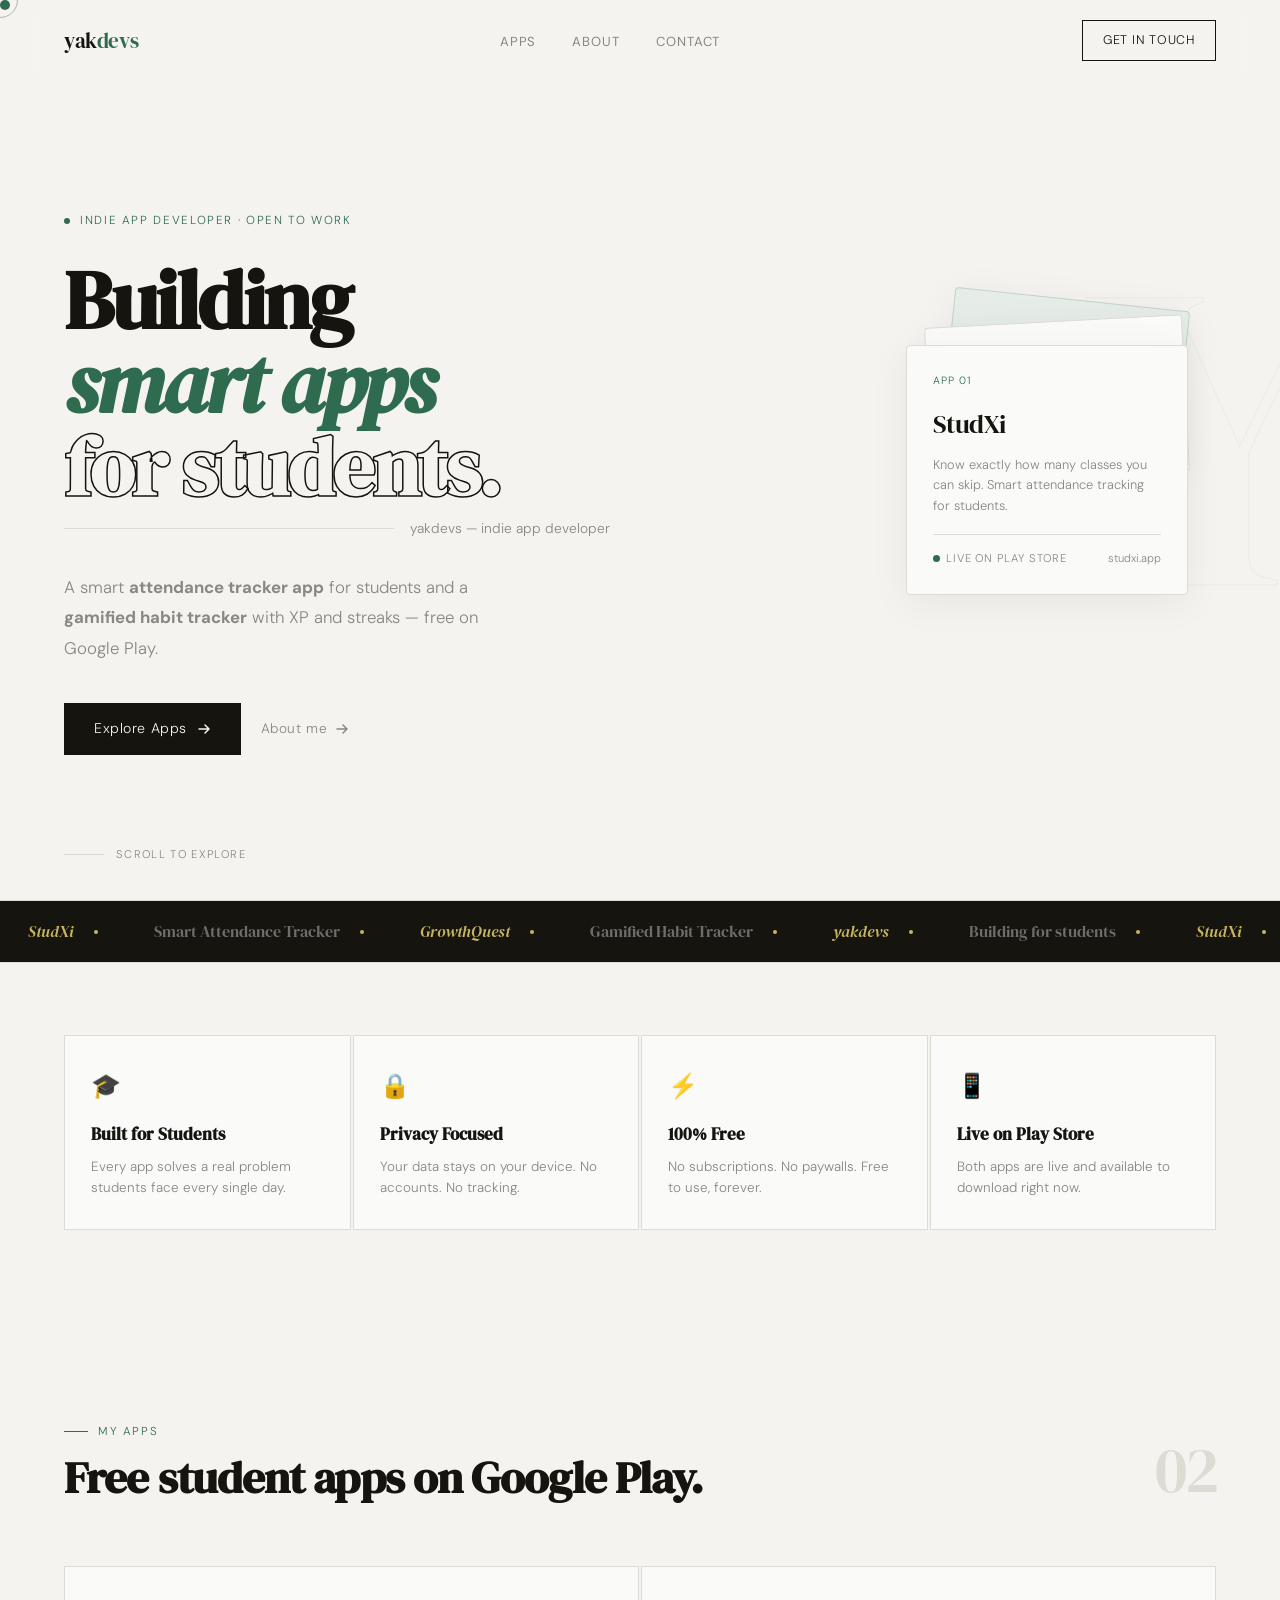
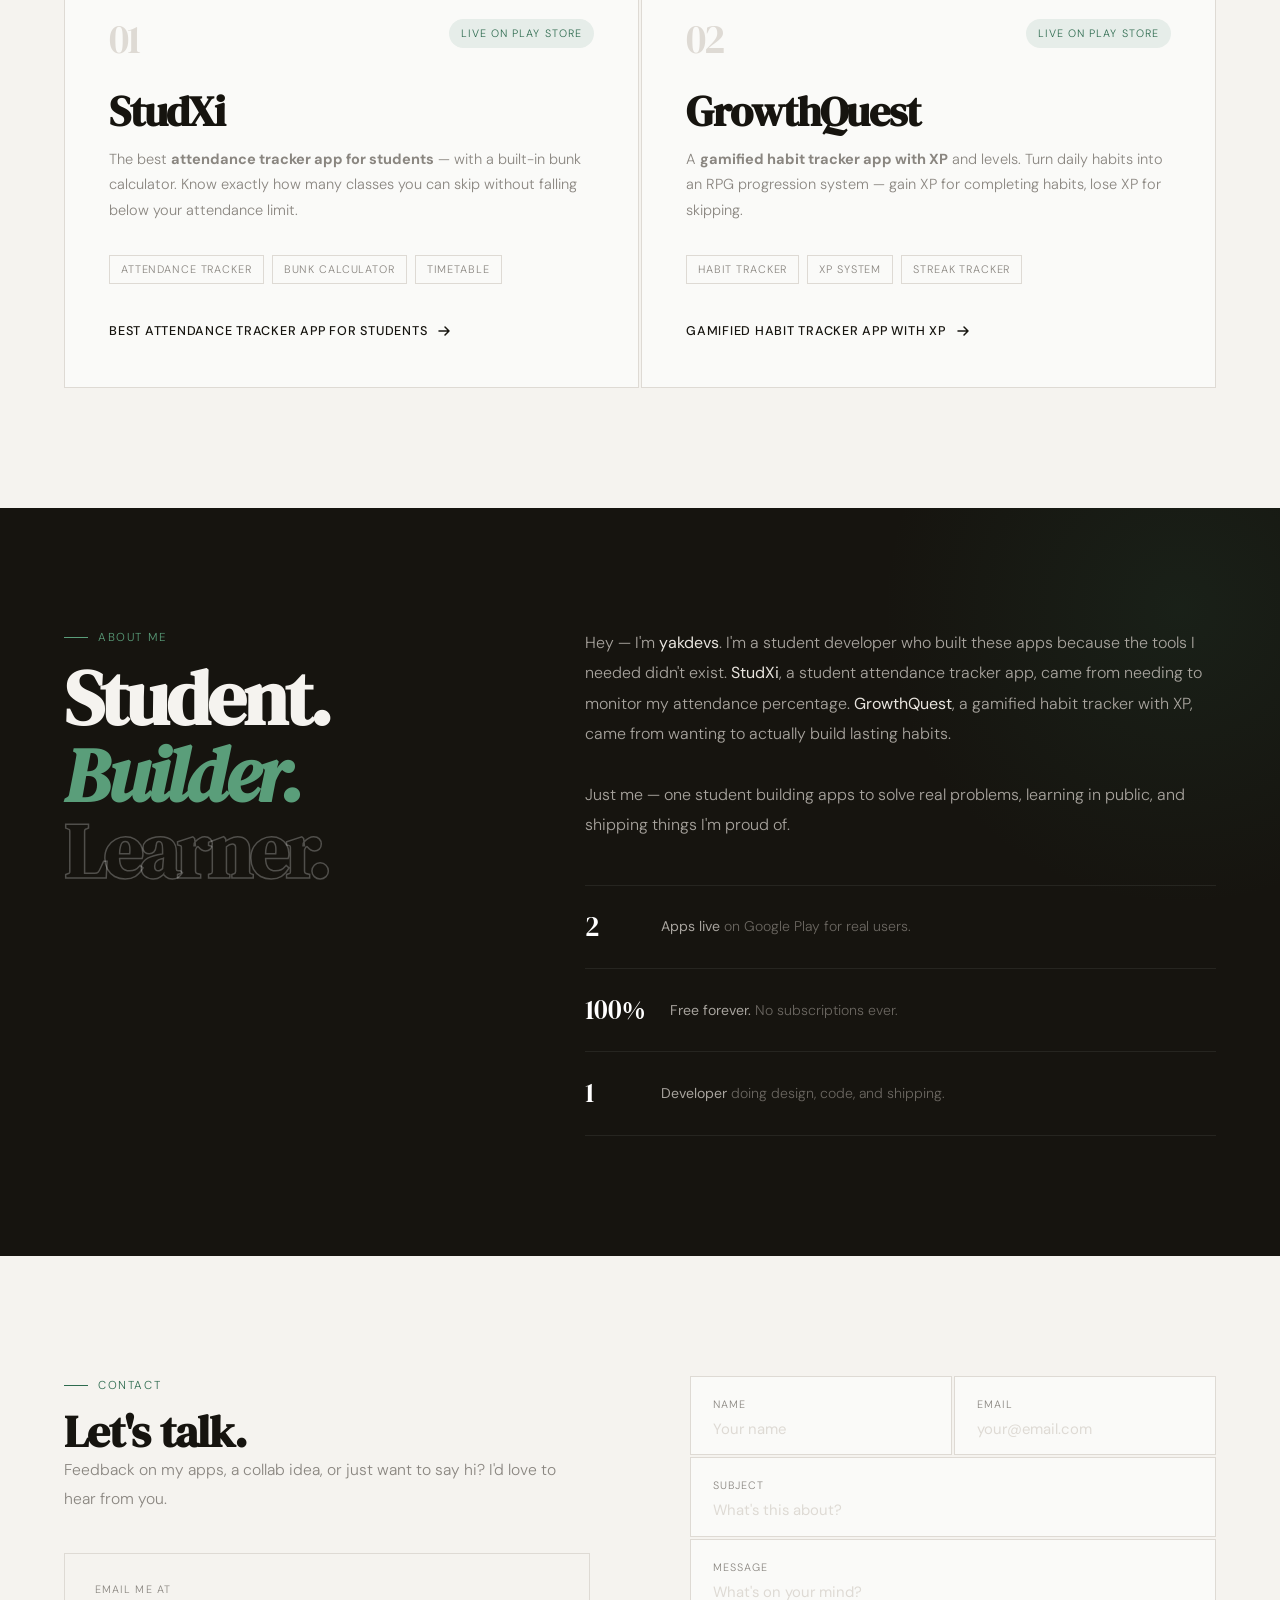
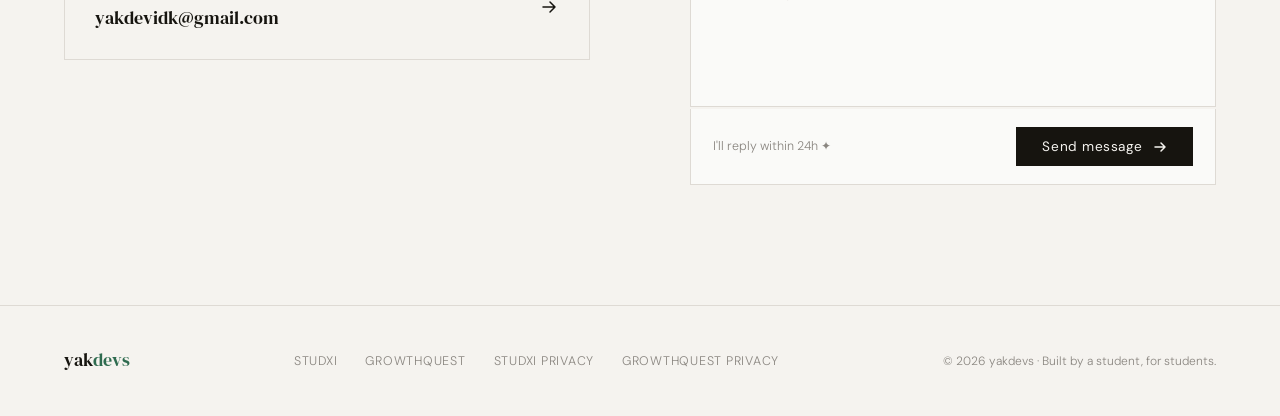
<file: index.html>
<!DOCTYPE html>
<html lang="en">
<head>
  <meta name="google-site-verification" content="fFDB1tUX3QHgu6nbFMV2-eciCqJKvpK8gH44nfVn_Lg" />
  <meta charset="UTF-8"/>
  <meta name="viewport" content="width=device-width, initial-scale=1.0"/>
  <title>YakDevs – Attendance Tracker & Gamified Habit Tracker Apps for Students</title>
  <meta name="description" content="Discover StudXi, the smart attendance tracker with bunk calculator, and GrowthQuest, the gamified habit tracker with XP and streaks. Both free on Google Play."/>
  <meta name="keywords" content="attendance tracker app, bunk calculator, gamified habit tracker, habit tracker with XP, student productivity app, student apps, yakdevs"/>
  <meta property="og:title" content="YakDevs – Attendance Tracker & Habit Tracker Apps for Students"/>
  <meta property="og:description" content="StudXi tracks your attendance and calculates bunks. GrowthQuest turns habits into an XP progression system. Free on Google Play."/>
  <link rel="canonical" href="https://itzmeytk.github.io/"/>
  <link rel="preconnect" href="https://fonts.googleapis.com"/>
  <link href="https://fonts.googleapis.com/css2?family=DM+Serif+Display:ital@0;1&family=DM+Sans:opsz,wght@9..40,300;9..40,400;9..40,500&display=swap" rel="stylesheet"/>
  <link rel="stylesheet" href="style.css"/>
  <style>
    /* ── HERO ── */
    .hero {
      min-height: 100vh; padding: 160px 64px 100px;
      display: grid; grid-template-columns: 1fr 1fr;
      gap: 60px; align-items: center;
      position: relative; overflow: hidden;
    }
    .hero-deco {
      position: absolute; right: -60px; top: 50%; transform: translateY(-54%);
      font-family: 'DM Serif Display', serif; font-size: 34vw;
      color: transparent; -webkit-text-stroke: 1px rgba(46,107,79,.06);
      line-height: 1; pointer-events: none; user-select: none; z-index: 0;
    }
    .hero-left { position: relative; z-index: 1; }
    .hero-eyebrow {
      display: inline-flex; align-items: center; gap: 10px;
      font-size: .73rem; letter-spacing: .14em; text-transform: uppercase;
      color: var(--accent); margin-bottom: 28px;
      opacity: 0; animation: fadeUp .8s .15s forwards;
    }
    .eyebrow-dot { width: 6px; height: 6px; background: var(--accent); border-radius: 50%; animation: pulse 2s 1s infinite; }
    h1.hero-title {
      font-family: 'DM Serif Display', serif;
      font-size: clamp(3.2rem, 6.5vw, 6rem);
      line-height: 1.0; letter-spacing: -.03em; margin-bottom: 8px;
      opacity: 0; animation: fadeUp .9s .3s forwards;
    }
    h1.hero-title em { font-style: italic; color: var(--accent); }
    h1.hero-title .outline { -webkit-text-stroke: 1.5px var(--ink); color: transparent; }
    .hero-divider {
      display: flex; align-items: center; gap: 16px; margin-bottom: 32px;
      opacity: 0; animation: fadeUp .9s .45s forwards;
    }
    .hero-divider-line { flex: 1; height: 1px; background: var(--border); }
    .hero-divider-text { font-size: .86rem; color: var(--muted); white-space: nowrap; }
    .hero-desc {
      font-size: 1.05rem; color: var(--muted); line-height: 1.8;
      max-width: 420px; margin-bottom: 40px;
      opacity: 0; animation: fadeUp .9s .6s forwards;
    }
    .hero-actions {
      display: flex; align-items: center; gap: 20px;
      opacity: 0; animation: fadeUp .9s .75s forwards;
    }

    /* hero card stack */
    .hero-right {
      position: relative; z-index: 1;
      display: flex; justify-content: flex-end;
      opacity: 0; animation: fadeUp 1s .85s forwards;
    }
    .card-stack { position: relative; width: 310px; height: 390px; }
    .hc {
      position: absolute; border-radius: 4px;
      background: var(--card); border: 1px solid var(--border);
      padding: 26px; box-shadow: 0 8px 40px rgba(0,0,0,.06);
    }
    .hc-back  { width: 236px; top: 14px; left: 46px; background: var(--accent-light); border-color: rgba(46,107,79,.2); transform: rotate(6deg); z-index: 0; }
    .hc-mid   { width: 258px; top: 36px; left: 22px; transform: rotate(-3deg); z-index: 1; }
    .hc-front { width: 282px; top: 60px; left: 0; z-index: 2; transition: transform .3s, box-shadow .3s; }
    .hc-front:hover { transform: translateY(-10px) rotate(1deg); box-shadow: 0 24px 60px rgba(0,0,0,.12); }
    .hc-tag  { font-size: .66rem; letter-spacing: .1em; text-transform: uppercase; color: var(--accent); margin-bottom: 12px; }
    .hc-name { font-family: 'DM Serif Display', serif; font-size: 1.65rem; letter-spacing: -.02em; margin-bottom: 8px; }
    .hc-desc { font-size: .8rem; color: var(--muted); line-height: 1.6; }
    .hc-foot { margin-top: 18px; padding-top: 14px; border-top: 1px solid var(--border); display: flex; align-items: center; justify-content: space-between; }
    .hc-status { font-size: .7rem; letter-spacing: .08em; text-transform: uppercase; color: var(--muted); display: flex; align-items: center; gap: 6px; }
    .hc-status::before { content: ''; display: inline-block; width: 7px; height: 7px; background: var(--accent); border-radius: 50%; }

    .hero-scroll {
      position: absolute; bottom: 36px; left: 64px;
      display: flex; align-items: center; gap: 12px;
      font-size: .7rem; letter-spacing: .12em; text-transform: uppercase; color: var(--muted);
      opacity: 0; animation: fadeUp 1s 1.4s forwards;
    }
    .scroll-bar { width: 40px; height: 1px; background: var(--border); position: relative; overflow: hidden; }
    .scroll-bar::after { content: ''; position: absolute; top: 0; left: -100%; width: 100%; height: 100%; background: var(--accent); animation: scrollMove 2s 2s infinite; }

    /* ── TRUST BAR ── */
    .trust { padding: 72px 64px; }
    .trust-grid { display: grid; grid-template-columns: repeat(4,1fr); gap: 2px; }
    .trust-card {
      background: var(--card); border: 1px solid var(--border);
      padding: 30px 26px; position: relative; overflow: hidden;
      transition: border-color .3s;
    }
    .trust-card::after {
      content: ''; position: absolute; inset: 0;
      background: radial-gradient(400px circle at var(--mx,50%) var(--my,50%), rgba(46,107,79,.05), transparent 60%);
      opacity: 0; transition: opacity .3s; pointer-events: none;
    }
    .trust-card:hover::after { opacity: 1; }
    .trust-card:hover { border-color: rgba(46,107,79,.25); }
    .trust-icon { font-size: 1.5rem; margin-bottom: 14px; }
    .trust-title { font-family: 'DM Serif Display', serif; font-size: 1.05rem; margin-bottom: 6px; }
    .trust-desc { font-size: .84rem; color: var(--muted); line-height: 1.6; }

    /* ── APPS ── */
    .apps { padding: 120px 64px; }
    .apps-header { display: flex; align-items: flex-end; justify-content: space-between; margin-bottom: 64px; }
    .apps-count { font-family: 'DM Serif Display', serif; font-size: 4rem; color: var(--border); letter-spacing: -.04em; line-height: 1; }
    .apps-grid { display: grid; grid-template-columns: 1fr 1fr; gap: 2px; }
    .app-card {
      background: var(--card); border: 1px solid var(--border);
      padding: 52px 44px 44px; text-decoration: none; color: inherit;
      display: block; position: relative; overflow: hidden;
      transition: border-color .3s, box-shadow .3s;
    }
    .app-card::after {
      content: ''; position: absolute; inset: 0;
      background: radial-gradient(600px circle at var(--mx,50%) var(--my,50%), rgba(46,107,79,.06), transparent 60%);
      opacity: 0; transition: opacity .3s; pointer-events: none;
    }
    .app-card:hover::after { opacity: 1; }
    .app-card::before {
      content: ''; position: absolute; bottom: 0; left: 0; right: 0; height: 3px;
      background: linear-gradient(90deg, var(--accent), var(--accent2));
      transform: scaleX(0); transform-origin: left; transition: transform .5s ease;
    }
    .app-card:hover::before { transform: scaleX(1); }
    .app-card:hover { border-color: rgba(46,107,79,.3); box-shadow: 0 12px 48px rgba(0,0,0,.06); }
    .app-top { display: flex; justify-content: space-between; align-items: flex-start; margin-bottom: 32px; }
    .app-num { font-family: 'DM Serif Display', serif; font-size: 2.5rem; color: var(--border); letter-spacing: -.04em; line-height: 1; }
    .app-badge { font-size: .67rem; letter-spacing: .1em; text-transform: uppercase; color: var(--accent); background: var(--accent-light); padding: 5px 12px; border-radius: 100px; }
    .app-name { font-family: 'DM Serif Display', serif; font-size: 2.6rem; letter-spacing: -.03em; line-height: 1; margin-bottom: 14px; transition: color .2s; }
    .app-card:hover .app-name { color: var(--accent); }
    .app-desc { font-size: .91rem; color: var(--muted); line-height: 1.75; margin-bottom: 32px; }
    .app-tags { display: flex; gap: 8px; flex-wrap: wrap; margin-bottom: 32px; }
    .tag { font-size: .68rem; letter-spacing: .08em; text-transform: uppercase; border: 1px solid var(--border); padding: 4px 11px; color: var(--muted); }
    .app-link { display: inline-flex; align-items: center; gap: 10px; font-size: .79rem; font-weight: 500; letter-spacing: .06em; text-transform: uppercase; color: var(--ink); transition: gap .2s, color .2s; }
    .app-card:hover .app-link { gap: 16px; color: var(--accent); }

    /* ── ABOUT ── */
    .about {
      background: var(--ink); color: var(--bg);
      padding: 120px 64px; position: relative; overflow: hidden;
    }
    .about::before {
      content: ''; position: absolute; top: -200px; right: -200px;
      width: 600px; height: 600px;
      background: radial-gradient(circle, rgba(46,107,79,.14), transparent 70%);
      pointer-events: none;
    }
    .about-grid { display: grid; grid-template-columns: 1fr 1.5fr; gap: 100px; align-items: start; position: relative; z-index: 1; }
    .about-label { color: #5a9e7a; }
    .about-label::before { background: #5a9e7a; }
    .about-big-title { font-family: 'DM Serif Display', serif; font-size: clamp(3rem,6vw,5.5rem); letter-spacing: -.04em; line-height: 1.0; }
    .about-big-title em { font-style: italic; color: #5a9e7a; }
    .about-big-title .outline { -webkit-text-stroke: 1.5px rgba(255,255,255,.25); color: transparent; }
    .about-body { font-size: 1rem; line-height: 1.9; color: #a8a49e; margin-bottom: 44px; }
    .about-body strong { color: #e8e4de; font-weight: 400; }
    .stats { display: flex; flex-direction: column; }
    .stat-row { display: flex; align-items: center; gap: 24px; padding: 18px 0; border-bottom: 1px solid rgba(255,255,255,.07); }
    .stat-row:first-child { border-top: 1px solid rgba(255,255,255,.07); }
    .stat-num { font-family: 'DM Serif Display', serif; font-size: 1.7rem; color: #fff; min-width: 52px; }
    .stat-text { font-size: .88rem; color: #6a6660; line-height: 1.5; }
    .stat-text strong { color: #a8a49e; font-weight: 400; }

    /* ── CONTACT ── */
    .contact { padding: 120px 64px; }
    .contact-grid { display: grid; grid-template-columns: 1fr 1fr; gap: 100px; align-items: start; }
    .contact-left .section-title { font-size: clamp(2.2rem,4vw,3.2rem); margin-bottom: 18px; }
    .contact-desc { font-size: .98rem; color: var(--muted); line-height: 1.8; margin-bottom: 40px; }
    .contact-email {
      padding: 26px 30px; border: 1px solid var(--border);
      display: flex; align-items: center; justify-content: space-between;
      text-decoration: none; color: var(--ink);
      transition: background .2s, border-color .2s, color .2s; margin-bottom: 0;
    }
    .contact-email:hover { background: var(--ink); color: var(--bg); border-color: var(--ink); }
    .contact-email:hover .ce-label { color: rgba(255,255,255,.4); }
    .contact-email:hover .ce-arrow { transform: translateX(6px); }
    .ce-label { font-size: .67rem; letter-spacing: .1em; text-transform: uppercase; color: var(--muted); margin-bottom: 4px; }
    .ce-text { font-family: 'DM Serif Display', serif; font-size: 1.15rem; }
    .ce-arrow { transition: transform .2s; }

    /* ── RESPONSIVE ── */
    @media (max-width: 900px) {
      .hero { grid-template-columns: 1fr; padding: 140px 20px 80px; }
      .hero-right, .hero-deco { display: none; }
      .hero-scroll { left: 20px; }
      .trust, .apps, .about, .contact { padding: 72px 20px; }
      .trust-grid { grid-template-columns: 1fr 1fr; }
      .apps-grid { grid-template-columns: 1fr; }
      .about-grid, .contact-grid { grid-template-columns: 1fr; gap: 48px; }
      .app-card { padding: 36px 22px; }
      .apps-header { flex-direction: column; align-items: flex-start; gap: 4px; }
    }
  </style>
</head>
<body>

<div class="cursor" id="cursor"></div>
<div class="cursor-ring" id="cursorRing"></div>

<!-- NAV -->
<nav id="navbar">
  <a href="index.html" class="nav-logo">yak<span>devs</span></a>
  <ul class="nav-links">
    <li><a href="#apps">Apps</a></li>
    <li><a href="#about">About</a></li>
    <li><a href="#contact">Contact</a></li>
  </ul>
  <a href="#contact" class="nav-cta">Get in touch</a>
</nav>

<!-- HERO -->
<section class="hero" id="home">
  <div class="hero-deco">Y</div>
  <div class="hero-left">
    <div class="hero-eyebrow"><div class="eyebrow-dot"></div>Indie app developer · Open to work</div>
    <h1 class="hero-title">Building<br><em>smart apps</em><br><span class="outline">for students.</span></h1>
    <div class="hero-divider">
      <div class="hero-divider-line"></div>
      <span class="hero-divider-text">yakdevs — indie app developer</span>
    </div>
    <p class="hero-desc">A smart <strong>attendance tracker app</strong> for students and a <strong>gamified habit tracker</strong> with XP and streaks — free on Google Play.</p>
    <div class="hero-actions">
      <a href="#apps" class="btn-primary">Explore Apps
        <svg width="14" height="14" viewBox="0 0 14 14" fill="none"><path d="M2 7h10M8 3l4 4-4 4" stroke="currentColor" stroke-width="1.5" stroke-linecap="round" stroke-linejoin="round"/></svg>
      </a>
      <a href="#about" class="btn-ghost">About me
        <svg width="14" height="14" viewBox="0 0 14 14" fill="none"><path d="M2 7h10M8 3l4 4-4 4" stroke="currentColor" stroke-width="1.5" stroke-linecap="round" stroke-linejoin="round"/></svg>
      </a>
    </div>
  </div>
  <div class="hero-right">
    <div class="card-stack">
      <div class="hc hc-back"></div>
      <div class="hc hc-mid">
        <div class="hc-tag">App 02</div>
        <div class="hc-name">GrowthQuest</div>
        <div class="hc-desc">Level up your habits every day.</div>
      </div>
      <div class="hc hc-front">
        <div class="hc-tag">App 01</div>
        <div class="hc-name">StudXi</div>
        <div class="hc-desc">Know exactly how many classes you can skip. Smart attendance tracking for students.</div>
        <div class="hc-foot">
          <div class="hc-status">Live on Play Store</div>
          <span style="font-size:.7rem;color:var(--muted)">studxi.app</span>
        </div>
      </div>
    </div>
  </div>
  <div class="hero-scroll"><div class="scroll-bar"></div>Scroll to explore</div>
</section>

<!-- MARQUEE -->
<div class="marquee-wrap">
  <div class="marquee-track" id="marquee">
    <div class="marquee-item"><span>StudXi</span><div class="marquee-sep"></div></div>
    <div class="marquee-item">Smart Attendance Tracker<div class="marquee-sep"></div></div>
    <div class="marquee-item"><span>GrowthQuest</span><div class="marquee-sep"></div></div>
    <div class="marquee-item">Gamified Habit Tracker<div class="marquee-sep"></div></div>
    <div class="marquee-item"><span>yakdevs</span><div class="marquee-sep"></div></div>
    <div class="marquee-item">Building for students<div class="marquee-sep"></div></div>
  </div>
</div>

<!-- TRUST -->
<section class="trust">
  <div class="trust-grid">
    <div class="trust-card reveal" data-radial>
      <div class="trust-icon">🎓</div>
      <h3 class="trust-title">Built for Students</h3>
      <p class="trust-desc">Every app solves a real problem students face every single day.</p>
    </div>
    <div class="trust-card reveal rd1" data-radial>
      <div class="trust-icon">🔒</div>
      <h3 class="trust-title">Privacy Focused</h3>
      <p class="trust-desc">Your data stays on your device. No accounts. No tracking.</p>
    </div>
    <div class="trust-card reveal rd2" data-radial>
      <div class="trust-icon">⚡</div>
      <h3 class="trust-title">100% Free</h3>
      <p class="trust-desc">No subscriptions. No paywalls. Free to use, forever.</p>
    </div>
    <div class="trust-card reveal rd3" data-radial>
      <div class="trust-icon">📱</div>
      <h3 class="trust-title">Live on Play Store</h3>
      <p class="trust-desc">Both apps are live and available to download right now.</p>
    </div>
  </div>
</section>

<!-- APPS -->
<section class="apps" id="apps">
  <div class="apps-header reveal">
    <div>
      <div class="section-label">My Apps</div>
      <h2 class="section-title">Free student apps on Google Play.</h2>
    </div>
    <div class="apps-count">02</div>
  </div>
  <div class="apps-grid">
    <a href="studxi.html" class="app-card reveal" data-radial aria-label="Best attendance tracker app for students – StudXi">
      <div class="app-top">
        <div class="app-num">01</div>
        <div class="app-badge">Live on Play Store</div>
      </div>
      <h3 class="app-name">StudXi</h3>
      <p class="app-desc">The best <strong>attendance tracker app for students</strong> — with a built-in bunk calculator. Know exactly how many classes you can skip without falling below your attendance limit.</p>
      <div class="app-tags">
        <span class="tag">Attendance Tracker</span>
        <span class="tag">Bunk Calculator</span>
        <span class="tag">Timetable</span>
      </div>
      <div class="app-link">Best attendance tracker app for students
        <svg width="14" height="14" viewBox="0 0 14 14" fill="none"><path d="M2 7h10M8 3l4 4-4 4" stroke="currentColor" stroke-width="1.5" stroke-linecap="round" stroke-linejoin="round"/></svg>
      </div>
    </a>
    <a href="growthquest.html" class="app-card reveal rd2" data-radial aria-label="Gamified habit tracker app with XP – GrowthQuest">
      <div class="app-top">
        <div class="app-num">02</div>
        <div class="app-badge">Live on Play Store</div>
      </div>
      <h3 class="app-name">GrowthQuest</h3>
      <p class="app-desc">A <strong>gamified habit tracker app with XP</strong> and levels. Turn daily habits into an RPG progression system — gain XP for completing habits, lose XP for skipping.</p>
      <div class="app-tags">
        <span class="tag">Habit Tracker</span>
        <span class="tag">XP System</span>
        <span class="tag">Streak Tracker</span>
      </div>
      <div class="app-link">Gamified habit tracker app with XP
        <svg width="14" height="14" viewBox="0 0 14 14" fill="none"><path d="M2 7h10M8 3l4 4-4 4" stroke="currentColor" stroke-width="1.5" stroke-linecap="round" stroke-linejoin="round"/></svg>
      </div>
    </a>
  </div>
</section>

<!-- ABOUT -->
<section class="about" id="about">
  <div class="about-grid">
    <div class="reveal">
      <div class="section-label about-label">About me</div>
      <h2 class="about-big-title">Student.<br><em>Builder.</em><br><span class="outline">Learner.</span></h2>
    </div>
    <div class="reveal rd2">
      <p class="about-body">Hey — I'm <strong>yakdevs</strong>. I'm a student developer who built these apps because the tools I needed didn't exist. <strong>StudXi</strong>, a student attendance tracker app, came from needing to monitor my attendance percentage. <strong>GrowthQuest</strong>, a gamified habit tracker with XP, came from wanting to actually build lasting habits.<br><br>Just me — one student building apps to solve real problems, learning in public, and shipping things I'm proud of.</p>
      <div class="stats">
        <div class="stat-row">
          <div class="stat-num">2</div>
          <div class="stat-text"><strong>Apps live</strong> on Google Play for real users.</div>
        </div>
        <div class="stat-row">
          <div class="stat-num">100%</div>
          <div class="stat-text"><strong>Free forever.</strong> No subscriptions ever.</div>
        </div>
        <div class="stat-row">
          <div class="stat-num">1</div>
          <div class="stat-text"><strong>Developer</strong> doing design, code, and shipping.</div>
        </div>
      </div>
    </div>
  </div>
</section>

<!-- CONTACT -->
<section class="contact" id="contact">
  <div class="contact-grid">
    <div class="reveal">
      <div class="section-label">Contact</div>
      <h2 class="section-title">Let's talk.</h2>
      <p class="contact-desc">Feedback on my apps, a collab idea, or just want to say hi? I'd love to hear from you.</p>
      <a href="mailto:yakdevidk@gmail.com" class="contact-email">
        <div>
          <div class="ce-label">Email me at</div>
          <div class="ce-text">yakdevidk@gmail.com</div>
        </div>
        <svg class="ce-arrow" width="20" height="20" viewBox="0 0 20 20" fill="none"><path d="M4 10h12M11 5l5 5-5 5" stroke="currentColor" stroke-width="1.5" stroke-linecap="round" stroke-linejoin="round"/></svg>
      </a>
    </div>
    <div class="reveal rd2">
      <div class="form-row">
        <div class="field"><label for="name">Name</label><input id="name" type="text" placeholder="Your name"/></div>
        <div class="field"><label for="email">Email</label><input id="email" type="email" placeholder="your@email.com"/></div>
      </div>
      <div class="form-row">
        <div class="field field-full"><label for="subject">Subject</label><input id="subject" type="text" placeholder="What's this about?"/></div>
      </div>
      <div class="form-row">
        <div class="field field-full"><label for="msg">Message</label><textarea id="msg" rows="5" placeholder="What's on your mind?"></textarea></div>
      </div>
      <div class="form-footer">
        <span class="form-note">I'll reply within 24h ✦</span>
        <button class="btn-send">Send message
          <svg width="14" height="14" viewBox="0 0 14 14" fill="none"><path d="M2 7h10M8 3l4 4-4 4" stroke="currentColor" stroke-width="1.5" stroke-linecap="round" stroke-linejoin="round"/></svg>
        </button>
      </div>
    </div>
  </div>
</section>

<footer>
  <div class="footer-logo">yak<span>devs</span></div>
  <div class="footer-links">
    <a href="studxi.html" class="footer-link">StudXi</a>
    <a href="growthquest.html" class="footer-link">GrowthQuest</a>
    <a href="privacy-policy.html" class="footer-link">StudXi Privacy</a>
    <a href="growthquest-privacy.html" class="footer-link">GrowthQuest Privacy</a>
  </div>
  <span class="footer-copy">© 2026 yakdevs · Built by a student, for students.</span>
</footer>

<script src="main.js"></script>
</body>
</html>
</file>
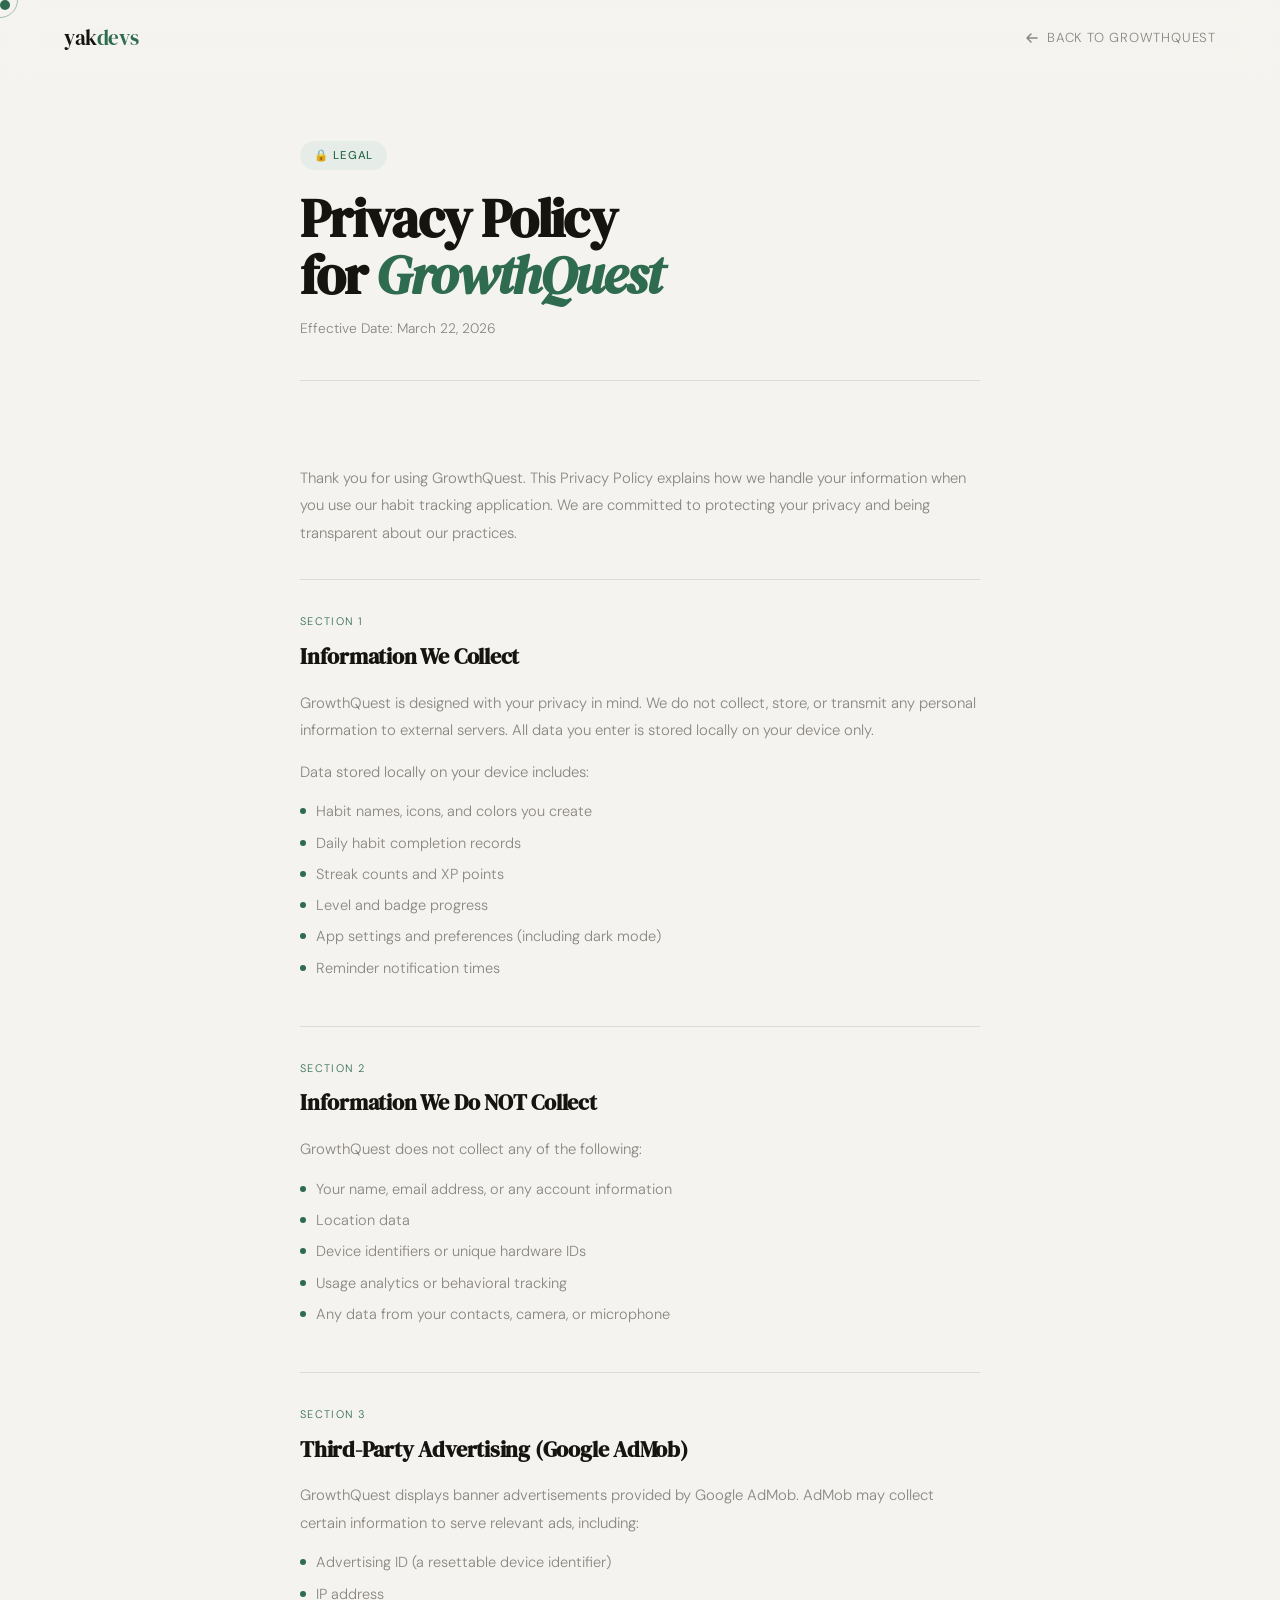
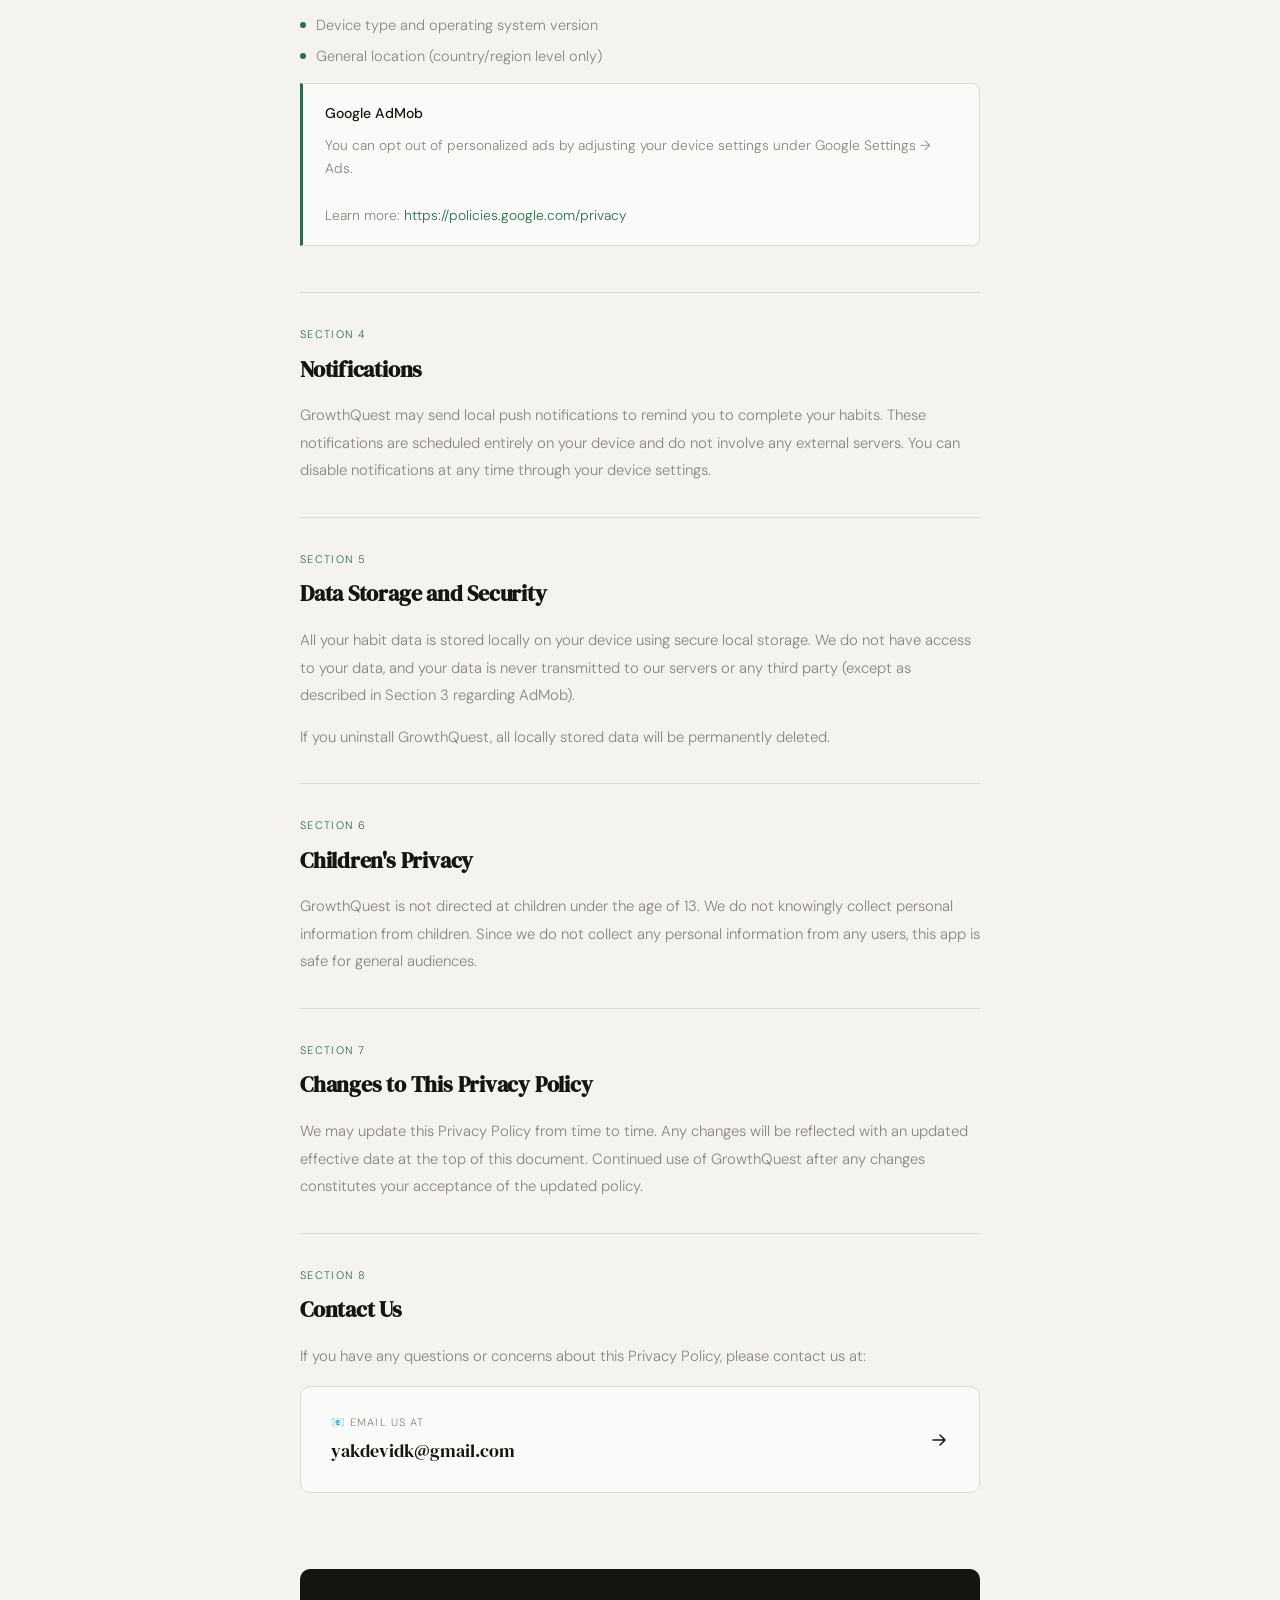
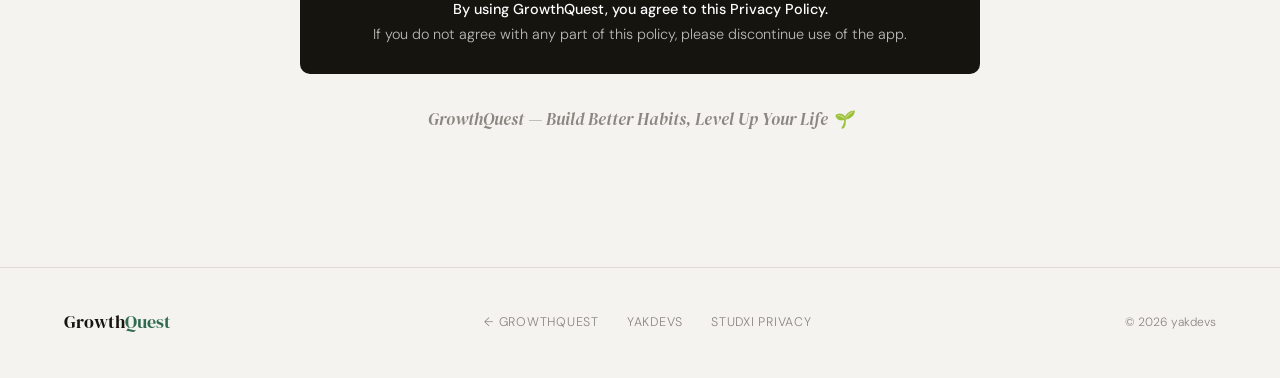
<file: growthquest-privacy.html>
<!DOCTYPE html>
<html lang="en">
<head>
  <meta charset="UTF-8"/>
  <meta name="viewport" content="width=device-width, initial-scale=1.0"/>
  <title>Privacy Policy | GrowthQuest</title>
  <meta name="description" content="GrowthQuest Privacy Policy — your habit data stays on your device. No personal information collected or shared."/>
  <link rel="preconnect" href="https://fonts.googleapis.com"/>
  <link href="https://fonts.googleapis.com/css2?family=DM+Serif+Display:ital@0;1&family=DM+Sans:opsz,wght@9..40,300;9..40,400;9..40,500&display=swap" rel="stylesheet"/>
  <link rel="stylesheet" href="style.css"/>
</head>
<body>

<div class="cursor" id="cursor"></div>
<div class="cursor-ring" id="cursorRing"></div>

<nav id="navbar">
  <a href="index.html" class="nav-logo">yak<span>devs</span></a>
  <a href="growthquest.html" class="nav-back">
    <svg width="14" height="14" viewBox="0 0 14 14" fill="none"><path d="M2 7h10M8 3l4 4-4 4" stroke="currentColor" stroke-width="1.5" stroke-linecap="round" stroke-linejoin="round"/></svg>
    Back to GrowthQuest
  </a>
</nav>

<div class="page-wrap">

  <div class="page-header">
    <div class="page-badge">🔒 Legal</div>
    <h1 class="page-title">Privacy Policy<br>for <span>GrowthQuest</span></h1>
    <p class="page-meta">Effective Date: March 22, 2026</p>
  </div>

  <div class="policy-body">

    <div class="policy-section">
      <p class="policy-text">Thank you for using GrowthQuest. This Privacy Policy explains how we handle your information when you use our habit tracking application. We are committed to protecting your privacy and being transparent about our practices.</p>
    </div>

    <div class="policy-section">
      <div class="section-num">Section 1</div>
      <h2 class="section-heading">Information We Collect</h2>
      <p class="policy-text">GrowthQuest is designed with your privacy in mind. We do not collect, store, or transmit any personal information to external servers. All data you enter is stored locally on your device only.</p>
      <p class="policy-text">Data stored locally on your device includes:</p>
      <ul class="policy-list">
        <li>Habit names, icons, and colors you create</li>
        <li>Daily habit completion records</li>
        <li>Streak counts and XP points</li>
        <li>Level and badge progress</li>
        <li>App settings and preferences (including dark mode)</li>
        <li>Reminder notification times</li>
      </ul>
    </div>

    <div class="policy-section">
      <div class="section-num">Section 2</div>
      <h2 class="section-heading">Information We Do NOT Collect</h2>
      <p class="policy-text">GrowthQuest does not collect any of the following:</p>
      <ul class="policy-list">
        <li>Your name, email address, or any account information</li>
        <li>Location data</li>
        <li>Device identifiers or unique hardware IDs</li>
        <li>Usage analytics or behavioral tracking</li>
        <li>Any data from your contacts, camera, or microphone</li>
      </ul>
    </div>

    <div class="policy-section">
      <div class="section-num">Section 3</div>
      <h2 class="section-heading">Third-Party Advertising (Google AdMob)</h2>
      <p class="policy-text">GrowthQuest displays banner advertisements provided by Google AdMob. AdMob may collect certain information to serve relevant ads, including:</p>
      <ul class="policy-list">
        <li>Advertising ID (a resettable device identifier)</li>
        <li>IP address</li>
        <li>Device type and operating system version</li>
        <li>General location (country/region level only)</li>
      </ul>
      <div class="highlight-box">
        <div class="highlight-box-title">Google AdMob</div>
        <div class="highlight-box-body">
          You can opt out of personalized ads by adjusting your device settings under Google Settings → Ads.
          <br/><br/>Learn more: <a href="https://policies.google.com/privacy" target="_blank">https://policies.google.com/privacy</a>
        </div>
      </div>
    </div>

    <div class="policy-section">
      <div class="section-num">Section 4</div>
      <h2 class="section-heading">Notifications</h2>
      <p class="policy-text">GrowthQuest may send local push notifications to remind you to complete your habits. These notifications are scheduled entirely on your device and do not involve any external servers. You can disable notifications at any time through your device settings.</p>
    </div>

    <div class="policy-section">
      <div class="section-num">Section 5</div>
      <h2 class="section-heading">Data Storage and Security</h2>
      <p class="policy-text">All your habit data is stored locally on your device using secure local storage. We do not have access to your data, and your data is never transmitted to our servers or any third party (except as described in Section 3 regarding AdMob).</p>
      <p class="policy-text">If you uninstall GrowthQuest, all locally stored data will be permanently deleted.</p>
    </div>

    <div class="policy-section">
      <div class="section-num">Section 6</div>
      <h2 class="section-heading">Children's Privacy</h2>
      <p class="policy-text">GrowthQuest is not directed at children under the age of 13. We do not knowingly collect personal information from children. Since we do not collect any personal information from any users, this app is safe for general audiences.</p>
    </div>

    <div class="policy-section">
      <div class="section-num">Section 7</div>
      <h2 class="section-heading">Changes to This Privacy Policy</h2>
      <p class="policy-text">We may update this Privacy Policy from time to time. Any changes will be reflected with an updated effective date at the top of this document. Continued use of GrowthQuest after any changes constitutes your acceptance of the updated policy.</p>
    </div>

    <div class="policy-section">
      <div class="section-num">Section 8</div>
      <h2 class="section-heading">Contact Us</h2>
      <p class="policy-text">If you have any questions or concerns about this Privacy Policy, please contact us at:</p>
      <a href="mailto:yakdevidk@gmail.com" class="contact-box">
        <div>
          <div class="contact-box-label">📧 Email us at</div>
          <div class="contact-box-email">yakdevidk@gmail.com</div>
        </div>
        <svg width="20" height="20" viewBox="0 0 20 20" fill="none"><path d="M4 10h12M11 5l5 5-5 5" stroke="currentColor" stroke-width="1.5" stroke-linecap="round" stroke-linejoin="round"/></svg>
      </a>
    </div>

  </div>

  <div class="agree-box">
    <p><strong>By using GrowthQuest, you agree to this Privacy Policy.</strong><br/>If you do not agree with any part of this policy, please discontinue use of the app.</p>
  </div>

  <p style="text-align:center;padding:32px 0;font-family:'DM Serif Display',serif;font-size:1.05rem;color:var(--muted);font-style:italic">GrowthQuest — Build Better Habits, Level Up Your Life 🌱</p>

</div>

<footer>
  <div class="footer-logo">Growth<span>Quest</span></div>
  <div class="footer-links">
    <a href="growthquest.html" class="footer-link">← GrowthQuest</a>
    <a href="index.html" class="footer-link">yakdevs</a>
    <a href="privacy-policy.html" class="footer-link">StudXi Privacy</a>
  </div>
  <span class="footer-copy">© 2026 yakdevs</span>
</footer>

<script src="main.js"></script>
</body>
</html>
</file>
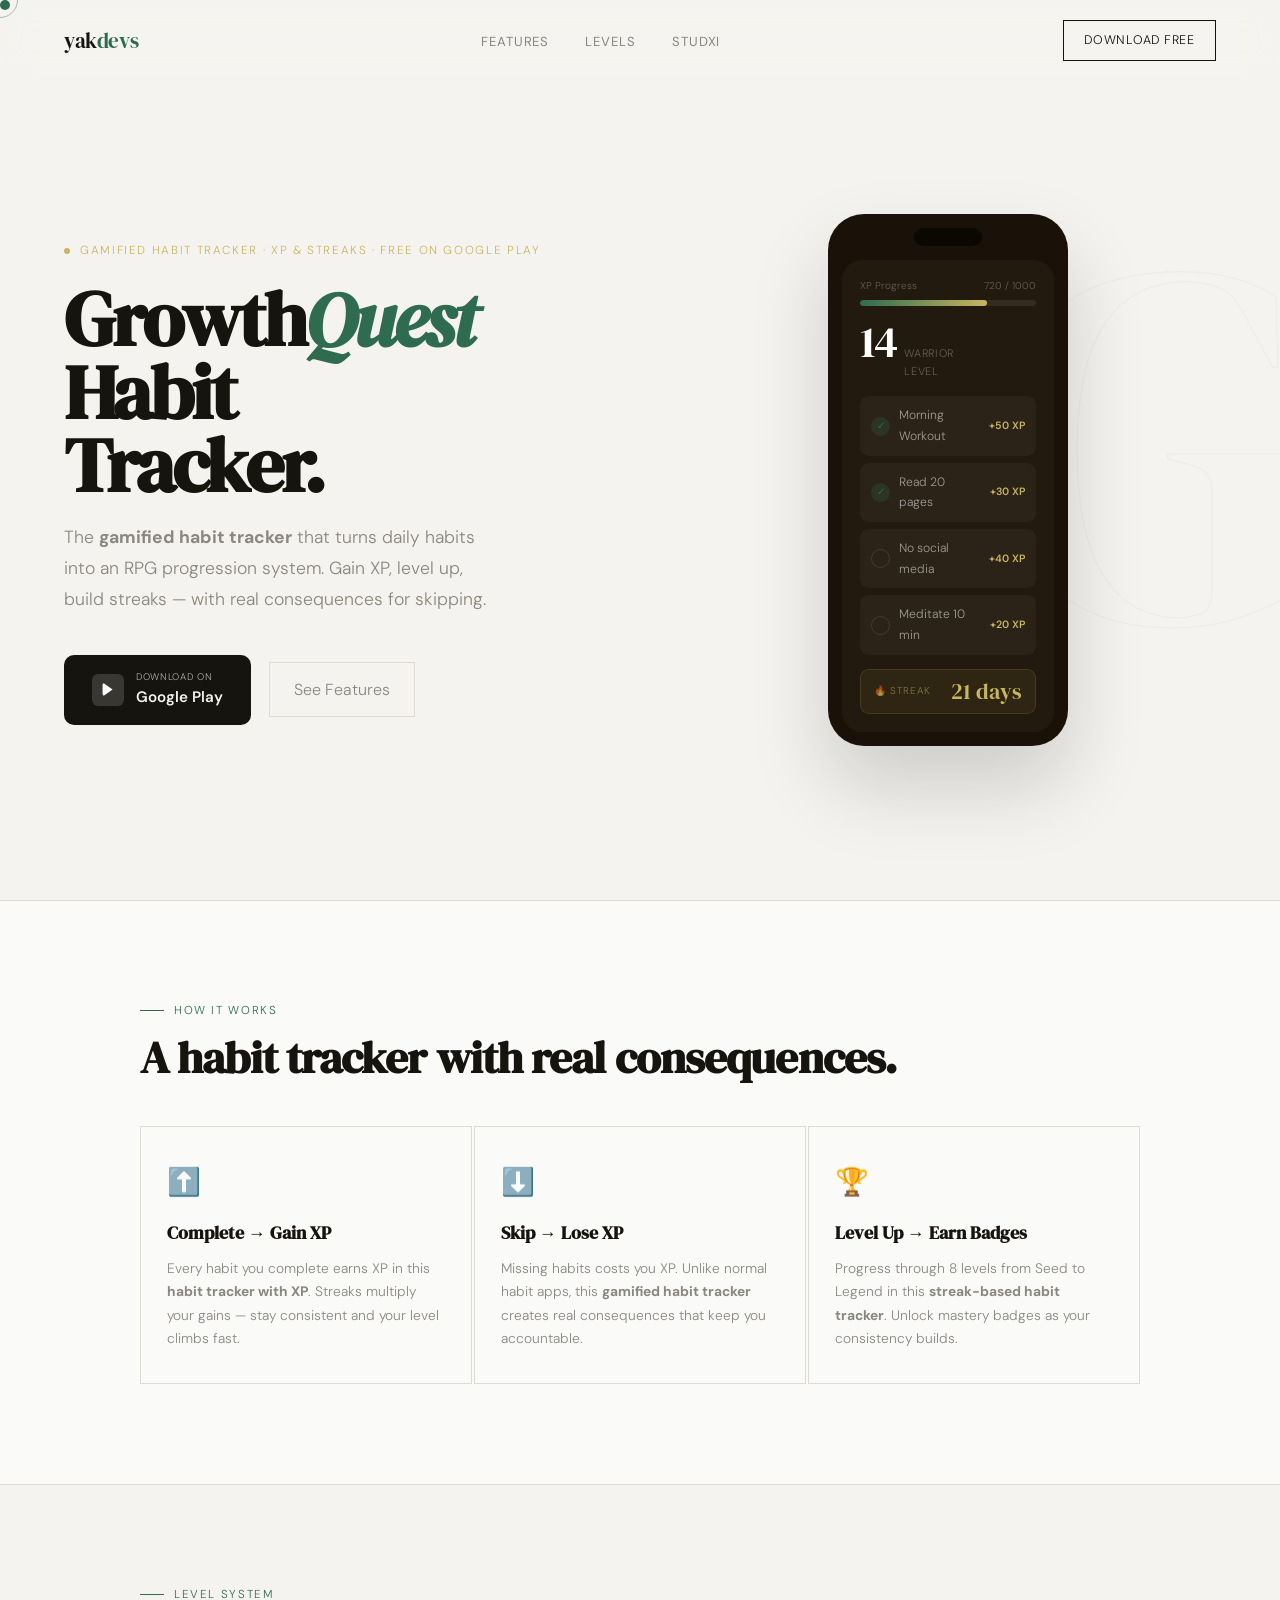
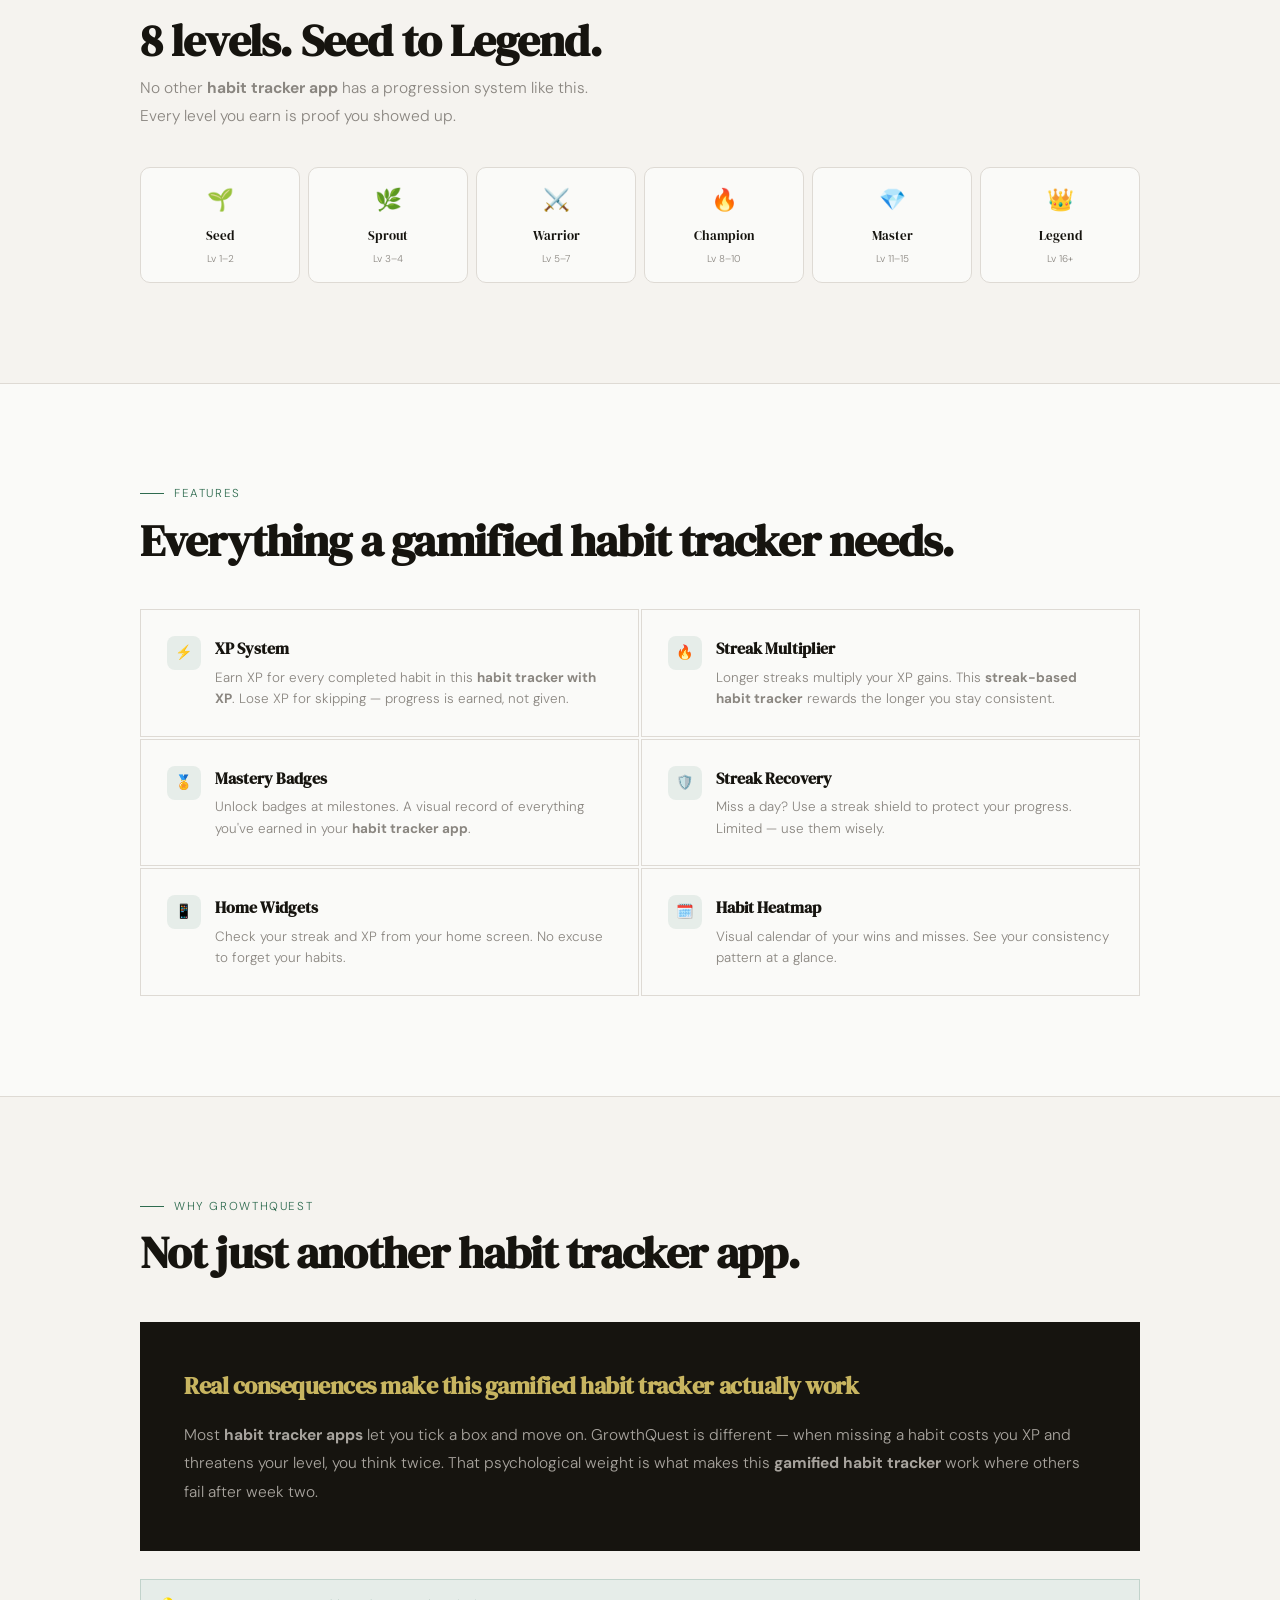
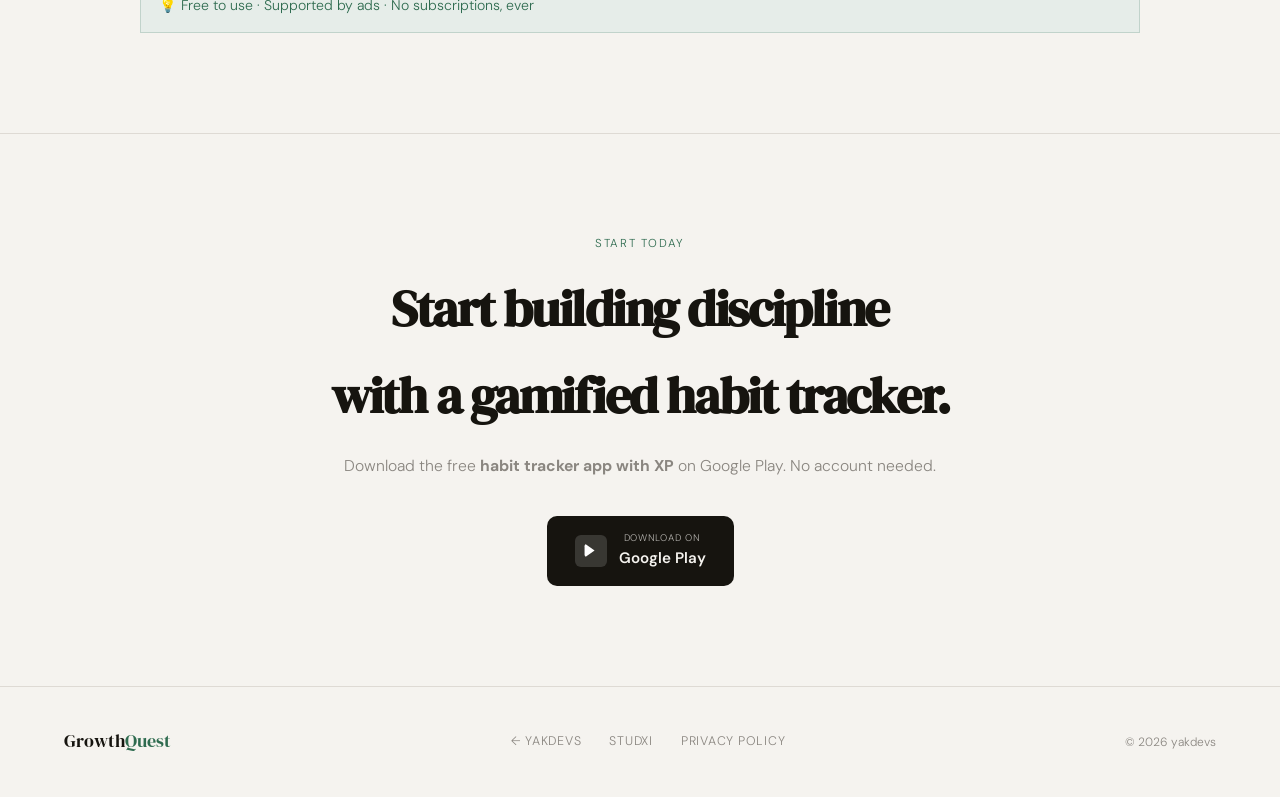
<file: growthquest.html>
<!DOCTYPE html>
<html lang="en">
<head>
  <meta charset="UTF-8"/>
  <meta name="viewport" content="width=device-width, initial-scale=1.0"/>
  <title>Gamified Habit Tracker App with XP & Streaks | GrowthQuest</title>
  <meta name="description" content="Build habits with XP, streaks, and levels. GrowthQuest is a gamified habit tracker that rewards consistency and punishes missed days. Free on Google Play."/>
  <meta name="keywords" content="gamified habit tracker, habit tracker with XP, habit tracker app, streak-based habit tracker, XP habit app, GrowthQuest, discipline app, student productivity app"/>
  <meta property="og:title" content="GrowthQuest – Gamified Habit Tracker App with XP & Streaks"/>
  <meta property="og:description" content="Turn habits into an RPG. Gain XP, level up from Seed to Legend, build streaks. Free gamified habit tracker on Google Play."/>
  <link rel="canonical" href="https://itzmeytk.github.io/growthquest.html"/>
  <link rel="preconnect" href="https://fonts.googleapis.com"/>
  <link href="https://fonts.googleapis.com/css2?family=DM+Serif+Display:ital@0;1&family=DM+Sans:opsz,wght@9..40,300;9..40,400;9..40,500&display=swap" rel="stylesheet"/>
  <link rel="stylesheet" href="style.css"/>
  <style>
    /* ── GROWTHQUEST PAGE STYLES ── */
    .app-hero {
      min-height: 100vh; padding: 140px 64px 80px;
      display: grid; grid-template-columns: 1fr 1fr;
      gap: 80px; align-items: center;
      position: relative; overflow: hidden;
    }
    .deco { position: absolute; right: -40px; top: 50%; transform: translateY(-52%); font-family: 'DM Serif Display', serif; font-size: 40vw; color: transparent; -webkit-text-stroke: 1px rgba(46,107,79,.05); line-height: 1; pointer-events: none; user-select: none; }
    .eyebrow { display: inline-flex; align-items: center; gap: 10px; font-size: .73rem; letter-spacing: .14em; text-transform: uppercase; color: var(--accent2); margin-bottom: 22px; opacity: 0; animation: fadeUp .8s .2s forwards; }
    .eyebrow-dot { width: 6px; height: 6px; background: var(--accent2); border-radius: 50%; animation: pulse 2s infinite; }
    h1.app-title { font-family: 'DM Serif Display', serif; font-size: clamp(2.8rem,6vw,5.8rem); line-height: .95; letter-spacing: -.04em; margin-bottom: 20px; opacity: 0; animation: fadeUp .9s .3s forwards; }
    h1.app-title em { font-style: italic; color: var(--accent); }
    .app-sub { font-size: 1.1rem; color: var(--muted); line-height: 1.75; max-width: 440px; margin-bottom: 40px; opacity: 0; animation: fadeUp .9s .45s forwards; }
    .app-actions { display: flex; align-items: center; gap: 18px; opacity: 0; animation: fadeUp .9s .6s forwards; }
    .hero-phone { position: relative; z-index: 1; display: flex; justify-content: center; align-items: center; opacity: 0; animation: fadeUp 1s .75s forwards; }

    /* GrowthQuest phone screen */
    .gq-screen { background: #221a0e; border-radius: 20px; padding: 18px; min-height: 360px; }
    .gq-bar-labels { display: flex; justify-content: space-between; font-size: .62rem; color: rgba(255,255,255,.3); margin-bottom: 5px; }
    .gq-bar { height: 6px; background: rgba(255,255,255,.08); border-radius: 3px; overflow: hidden; margin-bottom: 14px; }
    .gq-bar-fill { height: 100%; background: linear-gradient(90deg, var(--accent), var(--accent2)); border-radius: 3px; width: 0; transition: width 1.2s 1s ease; }
    .gq-level { display: flex; align-items: baseline; gap: 8px; margin-bottom: 16px; }
    .gq-level-num { font-family: 'DM Serif Display', serif; font-size: 2.8rem; color: #fff; line-height: 1; letter-spacing: -.04em; }
    .gq-level-lbl { font-size: .68rem; color: rgba(255,255,255,.3); letter-spacing: .06em; text-transform: uppercase; }
    .gq-habits { display: flex; flex-direction: column; gap: 7px; margin-bottom: 14px; }
    .gq-habit { display: flex; align-items: center; gap: 9px; background: rgba(255,255,255,.04); border-radius: 9px; padding: 9px 11px; }
    .gq-check { width: 19px; height: 19px; border-radius: 50%; display: flex; align-items: center; justify-content: center; font-size: .62rem; flex-shrink: 0; }
    .gq-check.done { background: rgba(46,107,79,.25); color: var(--accent); }
    .gq-check.pend { border: 1.5px solid rgba(255,255,255,.1); }
    .gq-hname { flex: 1; font-size: .76rem; color: rgba(255,255,255,.55); }
    .gq-hxp { font-size: .66rem; font-weight: 600; color: var(--accent2); }
    .gq-streak { background: rgba(200,181,96,.08); border: 1px solid rgba(200,181,96,.15); border-radius: 9px; padding: 11px 13px; display: flex; justify-content: space-between; align-items: center; }
    .gq-streak-lbl { font-size: .62rem; letter-spacing: .06em; text-transform: uppercase; color: rgba(200,181,96,.55); }
    .gq-streak-val { font-family: 'DM Serif Display', serif; font-size: 1.35rem; color: var(--accent2); line-height: 1; }

    /* page sections */
    .psec { padding: 100px 64px; }
    .psec-alt { background: var(--card); border-top: 1px solid var(--border); border-bottom: 1px solid var(--border); }
    .psec-inner { max-width: 1000px; margin: 0 auto; }

    /* value prop */
    .val-grid { display: grid; grid-template-columns: repeat(3,1fr); gap: 2px; margin-top: 44px; }
    .val-card { background: var(--card); border: 1px solid var(--border); padding: 32px 26px; transition: border-color .2s; }
    .val-card:hover { border-color: rgba(46,107,79,.3); }
    .val-icon { font-size: 1.7rem; margin-bottom: 14px; }
    .val-title { font-family: 'DM Serif Display', serif; font-size: 1.1rem; margin-bottom: 8px; }
    .val-desc { font-size: .86rem; color: var(--muted); line-height: 1.7; }

    /* levels */
    .levels-row { display: flex; gap: 8px; flex-wrap: wrap; margin-top: 36px; }
    .lv { display: flex; flex-direction: column; align-items: center; gap: 5px; background: var(--card); border: 1px solid var(--border); border-radius: 10px; padding: 14px 16px; flex: 1; min-width: 80px; transition: border-color .2s; }
    .lv:hover { border-color: rgba(46,107,79,.3); }
    .lv-emoji { font-size: 1.35rem; }
    .lv-name { font-family: 'DM Serif Display', serif; font-size: .82rem; color: var(--ink); }
    .lv-range { font-size: .62rem; color: var(--muted); }

    /* features */
    .feat-grid { display: grid; grid-template-columns: repeat(2,1fr); gap: 2px; margin-top: 44px; }
    .feat { background: var(--card); border: 1px solid var(--border); padding: 26px; display: flex; gap: 14px; align-items: flex-start; transition: border-color .2s; }
    .feat:hover { border-color: rgba(46,107,79,.3); }
    .feat-ic { width: 34px; height: 34px; background: var(--accent-light); border-radius: 8px; display: flex; align-items: center; justify-content: center; font-size: .88rem; flex-shrink: 0; }
    .feat-title { font-family: 'DM Serif Display', serif; font-size: .98rem; margin-bottom: 4px; }
    .feat-desc { font-size: .84rem; color: var(--muted); line-height: 1.6; }

    /* diff */
    .diff { background: var(--ink); color: var(--bg); padding: 44px; margin-top: 44px; }
    .diff h3 { font-family: 'DM Serif Display', serif; font-size: 1.5rem; letter-spacing: -.02em; margin-bottom: 14px; color: var(--accent2); }
    .diff p { font-size: .97rem; color: #a8a49e; line-height: 1.85; }
    .free-note { display: flex; align-items: center; gap: 10px; background: var(--accent-light); border: 1px solid rgba(46,107,79,.2); padding: 14px 18px; margin-top: 28px; font-size: .88rem; color: var(--accent); }

    /* cta */
    .cta { padding: 100px 64px; text-align: center; border-top: 1px solid var(--border); }
    .cta h2 { font-family: 'DM Serif Display', serif; font-size: clamp(2.2rem,4vw,3.5rem); letter-spacing: -.03em; margin-bottom: 14px; }
    .cta p { font-size: .98rem; color: var(--muted); margin-bottom: 36px; }

    @media (max-width: 900px) {
      .app-hero { grid-template-columns: 1fr; padding: 130px 20px 70px; }
      .hero-phone, .deco { display: none; }
      .psec, .cta { padding: 72px 20px; }
      .val-grid, .feat-grid { grid-template-columns: 1fr; }
      .levels-row { gap: 5px; }
      .lv { min-width: 68px; padding: 10px 8px; }
    }
  </style>
</head>
<body>

<div class="cursor" id="cursor"></div>
<div class="cursor-ring" id="cursorRing"></div>

<nav id="navbar">
  <a href="index.html" class="nav-logo">yak<span>devs</span></a>
  <ul class="nav-links">
    <li><a href="#features">Features</a></li>
    <li><a href="#levels">Levels</a></li>
    <li><a href="studxi.html">StudXi</a></li>
  </ul>
  <a href="https://play.google.com/store/apps/details?id=com.growthquest.app" target="_blank" class="nav-cta">Download Free</a>
</nav>

<!-- HERO -->
<section class="app-hero">
  <div class="deco">G</div>
  <div style="position:relative;z-index:1">
    <div class="eyebrow"><div class="eyebrow-dot"></div>Gamified Habit Tracker · XP & Streaks · Free on Google Play</div>
    <h1 class="app-title">Growth<em>Quest</em><br>Habit<br>Tracker.</h1>
    <p class="app-sub">The <strong>gamified habit tracker</strong> that turns daily habits into an RPG progression system. Gain XP, level up, build streaks — with real consequences for skipping.</p>
    <div class="app-actions">
      <a href="https://play.google.com/store/apps/details?id=com.growthquest.app" target="_blank" class="btn-play">
        <div class="btn-play-icon"><svg width="13" height="13" viewBox="0 0 24 24" fill="white"><path d="M3.18 23.36C1.98 22.7 1 21.14 1 19.8V4.2C1 2.86 1.98 1.3 3.18.64l16.36 11.36L3.18 23.36z"/></svg></div>
        <div class="btn-play-text"><span class="btn-play-label">Download on</span><span class="btn-play-store">Google Play</span></div>
      </a>
      <a href="#features" class="btn-outline">See Features</a>
    </div>
  </div>
  <div class="hero-phone">
    <div class="phone" style="background:#1a1208">
      <div class="phone-notch" style="background:#0a0800"></div>
      <div class="gq-screen">
        <div class="gq-bar-labels"><span>XP Progress</span><span>720 / 1000</span></div>
        <div class="gq-bar"><div class="gq-bar-fill" id="xpFill"></div></div>
        <div class="gq-level"><div class="gq-level-num">14</div><div class="gq-level-lbl">Warrior<br>Level</div></div>
        <div class="gq-habits">
          <div class="gq-habit"><div class="gq-check done">✓</div><span class="gq-hname">Morning Workout</span><span class="gq-hxp">+50 XP</span></div>
          <div class="gq-habit"><div class="gq-check done">✓</div><span class="gq-hname">Read 20 pages</span><span class="gq-hxp">+30 XP</span></div>
          <div class="gq-habit"><div class="gq-check pend"></div><span class="gq-hname">No social media</span><span class="gq-hxp">+40 XP</span></div>
          <div class="gq-habit"><div class="gq-check pend"></div><span class="gq-hname">Meditate 10 min</span><span class="gq-hxp">+20 XP</span></div>
        </div>
        <div class="gq-streak"><span class="gq-streak-lbl">🔥 Streak</span><span class="gq-streak-val">21 days</span></div>
      </div>
    </div>
  </div>
</section>

<!-- VALUE PROP -->
<section class="psec psec-alt">
  <div class="psec-inner">
    <div class="reveal">
      <div class="section-label">How It Works</div>
      <h2 class="section-title">A habit tracker with real consequences.</h2>
    </div>
    <div class="val-grid">
      <div class="val-card reveal rd1"><div class="val-icon">⬆️</div><h3 class="val-title">Complete → Gain XP</h3><p class="val-desc">Every habit you complete earns XP in this <strong>habit tracker with XP</strong>. Streaks multiply your gains — stay consistent and your level climbs fast.</p></div>
      <div class="val-card reveal rd2"><div class="val-icon">⬇️</div><h3 class="val-title">Skip → Lose XP</h3><p class="val-desc">Missing habits costs you XP. Unlike normal habit apps, this <strong>gamified habit tracker</strong> creates real consequences that keep you accountable.</p></div>
      <div class="val-card reveal rd3"><div class="val-icon">🏆</div><h3 class="val-title">Level Up → Earn Badges</h3><p class="val-desc">Progress through 8 levels from Seed to Legend in this <strong>streak-based habit tracker</strong>. Unlock mastery badges as your consistency builds.</p></div>
    </div>
  </div>
</section>

<!-- LEVELS -->
<section class="psec" id="levels">
  <div class="psec-inner">
    <div class="reveal">
      <div class="section-label">Level System</div>
      <h2 class="section-title">8 levels. Seed to Legend.</h2>
      <p style="font-size:.97rem;color:var(--muted);line-height:1.8;margin-top:10px;max-width:480px">No other <strong>habit tracker app</strong> has a progression system like this. Every level you earn is proof you showed up.</p>
    </div>
    <div class="levels-row">
      <div class="lv reveal rd1"><div class="lv-emoji">🌱</div><div class="lv-name">Seed</div><div class="lv-range">Lv 1–2</div></div>
      <div class="lv reveal rd1"><div class="lv-emoji">🌿</div><div class="lv-name">Sprout</div><div class="lv-range">Lv 3–4</div></div>
      <div class="lv reveal rd2"><div class="lv-emoji">⚔️</div><div class="lv-name">Warrior</div><div class="lv-range">Lv 5–7</div></div>
      <div class="lv reveal rd2"><div class="lv-emoji">🔥</div><div class="lv-name">Champion</div><div class="lv-range">Lv 8–10</div></div>
      <div class="lv reveal rd3"><div class="lv-emoji">💎</div><div class="lv-name">Master</div><div class="lv-range">Lv 11–15</div></div>
      <div class="lv reveal rd3"><div class="lv-emoji">👑</div><div class="lv-name">Legend</div><div class="lv-range">Lv 16+</div></div>
    </div>
  </div>
</section>

<!-- FEATURES -->
<section class="psec psec-alt" id="features">
  <div class="psec-inner">
    <div class="reveal">
      <div class="section-label">Features</div>
      <h2 class="section-title">Everything a gamified habit tracker needs.</h2>
    </div>
    <div class="feat-grid">
      <div class="feat reveal rd1"><div class="feat-ic">⚡</div><div><h3 class="feat-title">XP System</h3><p class="feat-desc">Earn XP for every completed habit in this <strong>habit tracker with XP</strong>. Lose XP for skipping — progress is earned, not given.</p></div></div>
      <div class="feat reveal rd2"><div class="feat-ic">🔥</div><div><h3 class="feat-title">Streak Multiplier</h3><p class="feat-desc">Longer streaks multiply your XP gains. This <strong>streak-based habit tracker</strong> rewards the longer you stay consistent.</p></div></div>
      <div class="feat reveal rd1"><div class="feat-ic">🏅</div><div><h3 class="feat-title">Mastery Badges</h3><p class="feat-desc">Unlock badges at milestones. A visual record of everything you've earned in your <strong>habit tracker app</strong>.</p></div></div>
      <div class="feat reveal rd2"><div class="feat-ic">🛡️</div><div><h3 class="feat-title">Streak Recovery</h3><p class="feat-desc">Miss a day? Use a streak shield to protect your progress. Limited — use them wisely.</p></div></div>
      <div class="feat reveal rd1"><div class="feat-ic">📱</div><div><h3 class="feat-title">Home Widgets</h3><p class="feat-desc">Check your streak and XP from your home screen. No excuse to forget your habits.</p></div></div>
      <div class="feat reveal rd2"><div class="feat-ic">🗓️</div><div><h3 class="feat-title">Habit Heatmap</h3><p class="feat-desc">Visual calendar of your wins and misses. See your consistency pattern at a glance.</p></div></div>
    </div>
  </div>
</section>

<!-- DIFFERENTIATION -->
<section class="psec">
  <div class="psec-inner">
    <div class="reveal">
      <div class="section-label">Why GrowthQuest</div>
      <h2 class="section-title">Not just another habit tracker app.</h2>
    </div>
    <div class="diff reveal rd1">
      <h3>Real consequences make this gamified habit tracker actually work</h3>
      <p>Most <strong>habit tracker apps</strong> let you tick a box and move on. GrowthQuest is different — when missing a habit costs you XP and threatens your level, you think twice. That psychological weight is what makes this <strong>gamified habit tracker</strong> work where others fail after week two.</p>
    </div>
    <div class="free-note reveal rd2">💡 Free to use · Supported by ads · No subscriptions, ever</div>
  </div>
</section>

<!-- CTA -->
<section class="cta">
  <div class="section-label center">Start Today</div>
  <h2>Start building discipline<br>with a gamified habit tracker.</h2>
  <p>Download the free <strong>habit tracker app with XP</strong> on Google Play. No account needed.</p>
  <a href="https://play.google.com/store/apps/details?id=com.growthquest.app" target="_blank" class="btn-play" style="display:inline-flex">
    <div class="btn-play-icon"><svg width="13" height="13" viewBox="0 0 24 24" fill="white"><path d="M3.18 23.36C1.98 22.7 1 21.14 1 19.8V4.2C1 2.86 1.98 1.3 3.18.64l16.36 11.36L3.18 23.36z"/></svg></div>
    <div class="btn-play-text"><span class="btn-play-label">Download on</span><span class="btn-play-store">Google Play</span></div>
  </a>
</section>

<footer>
  <div class="footer-logo">Growth<span>Quest</span></div>
  <div class="footer-links">
    <a href="index.html" class="footer-link">← yakdevs</a>
    <a href="studxi.html" class="footer-link">StudXi</a>
    <a href="growthquest-privacy.html" class="footer-link">Privacy Policy</a>
  </div>
  <span class="footer-copy">© 2026 yakdevs</span>
</footer>

<script src="main.js"></script>
</body>
</html>
</file>
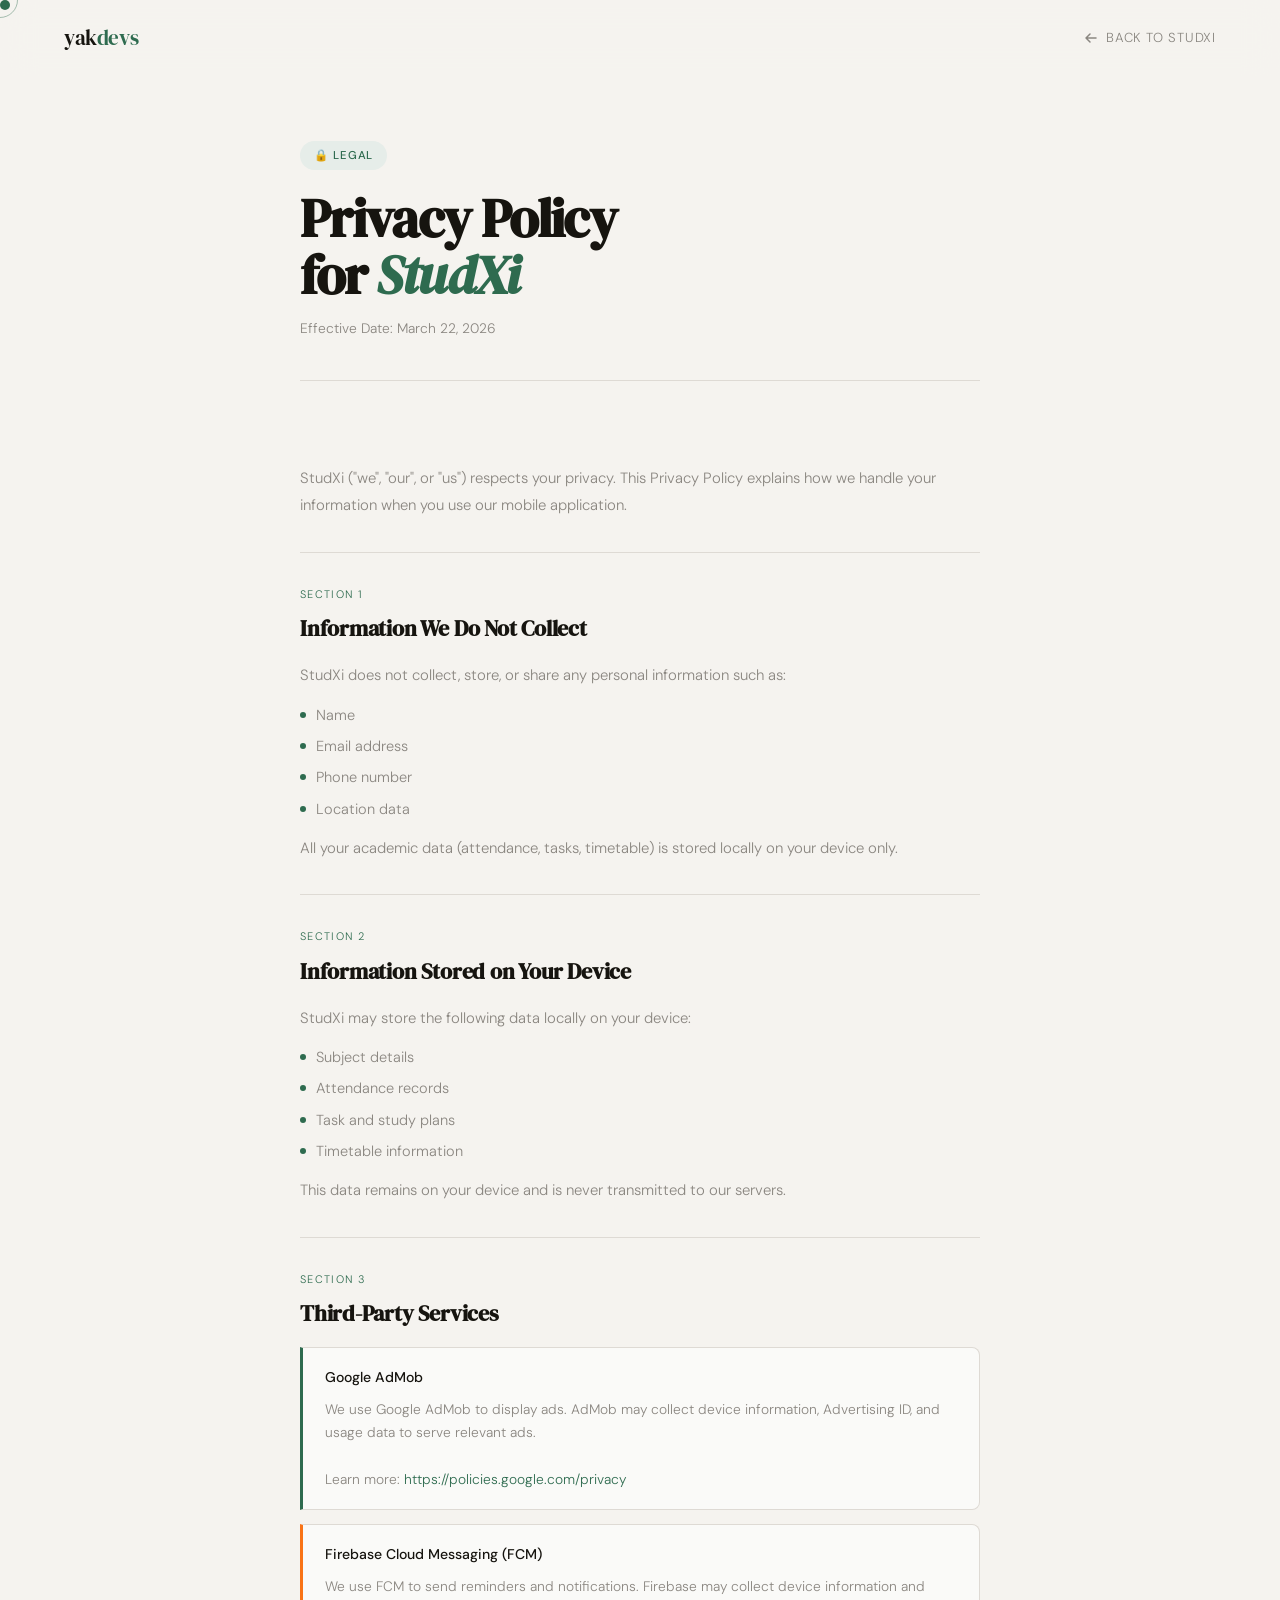
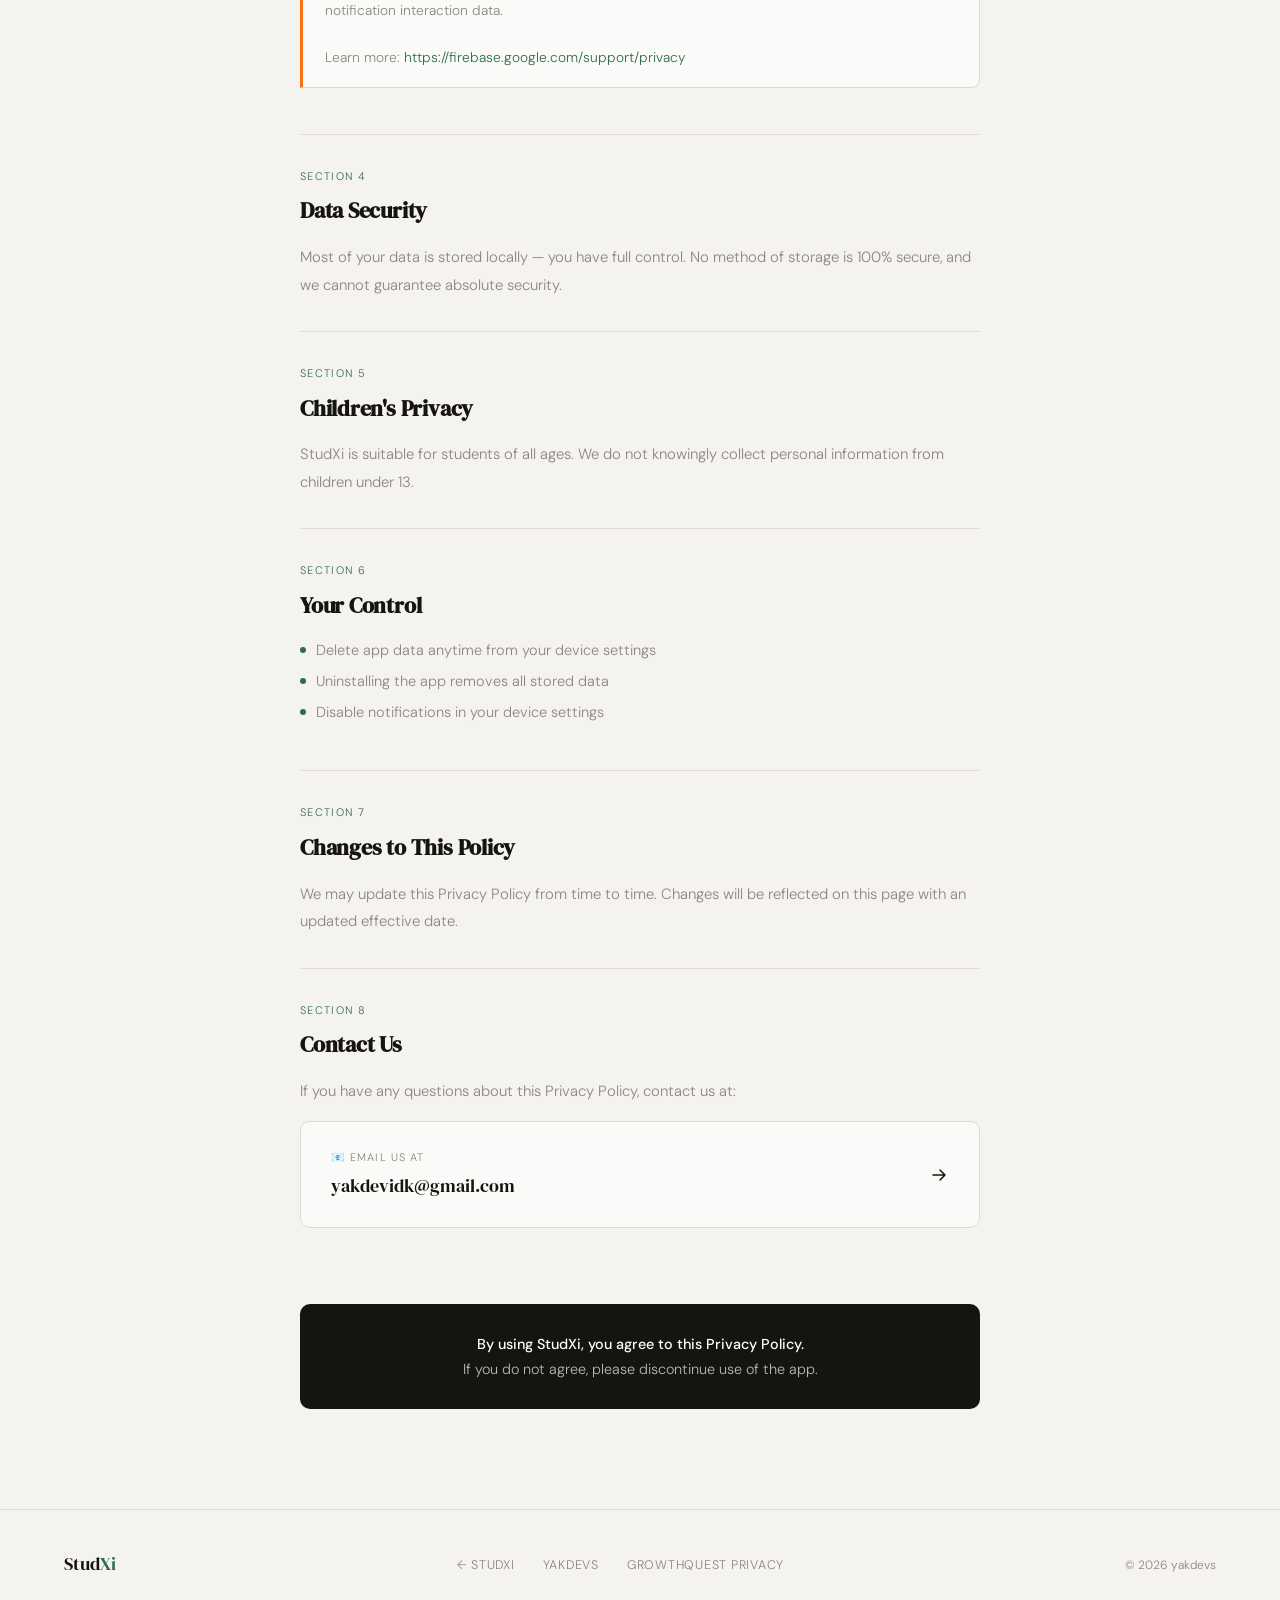
<file: privacy-policy.html>
<!DOCTYPE html>
<html lang="en">
<head>
  <meta charset="UTF-8"/>
  <meta name="viewport" content="width=device-width, initial-scale=1.0"/>
  <title>Privacy Policy | StudXi</title>
  <meta name="description" content="StudXi Privacy Policy — your data stays on your device. No personal information collected or shared."/>
  <link rel="preconnect" href="https://fonts.googleapis.com"/>
  <link href="https://fonts.googleapis.com/css2?family=DM+Serif+Display:ital@0;1&family=DM+Sans:opsz,wght@9..40,300;9..40,400;9..40,500&display=swap" rel="stylesheet"/>
  <link rel="stylesheet" href="style.css"/>
</head>
<body>

<div class="cursor" id="cursor"></div>
<div class="cursor-ring" id="cursorRing"></div>

<nav id="navbar">
  <a href="index.html" class="nav-logo">yak<span>devs</span></a>
  <a href="studxi.html" class="nav-back">
    <svg width="14" height="14" viewBox="0 0 14 14" fill="none"><path d="M2 7h10M8 3l4 4-4 4" stroke="currentColor" stroke-width="1.5" stroke-linecap="round" stroke-linejoin="round"/></svg>
    Back to StudXi
  </a>
</nav>

<div class="page-wrap">

  <div class="page-header">
    <div class="page-badge">🔒 Legal</div>
    <h1 class="page-title">Privacy Policy<br>for <span>StudXi</span></h1>
    <p class="page-meta">Effective Date: March 22, 2026</p>
  </div>

  <div class="policy-body">

    <div class="policy-section">
      <p class="policy-text">StudXi ("we", "our", or "us") respects your privacy. This Privacy Policy explains how we handle your information when you use our mobile application.</p>
    </div>

    <div class="policy-section">
      <div class="section-num">Section 1</div>
      <h2 class="section-heading">Information We Do Not Collect</h2>
      <p class="policy-text">StudXi does not collect, store, or share any personal information such as:</p>
      <ul class="policy-list">
        <li>Name</li>
        <li>Email address</li>
        <li>Phone number</li>
        <li>Location data</li>
      </ul>
      <p class="policy-text">All your academic data (attendance, tasks, timetable) is stored locally on your device only.</p>
    </div>

    <div class="policy-section">
      <div class="section-num">Section 2</div>
      <h2 class="section-heading">Information Stored on Your Device</h2>
      <p class="policy-text">StudXi may store the following data locally on your device:</p>
      <ul class="policy-list">
        <li>Subject details</li>
        <li>Attendance records</li>
        <li>Task and study plans</li>
        <li>Timetable information</li>
      </ul>
      <p class="policy-text">This data remains on your device and is never transmitted to our servers.</p>
    </div>

    <div class="policy-section">
      <div class="section-num">Section 3</div>
      <h2 class="section-heading">Third-Party Services</h2>
      <div class="highlight-box">
        <div class="highlight-box-title">Google AdMob</div>
        <div class="highlight-box-body">
          We use Google AdMob to display ads. AdMob may collect device information, Advertising ID, and usage data to serve relevant ads.
          <br/><br/>Learn more: <a href="https://policies.google.com/privacy" target="_blank">https://policies.google.com/privacy</a>
        </div>
      </div>
      <div class="highlight-box" style="margin-top:12px; border-left-color:#f97316;">
        <div class="highlight-box-title">Firebase Cloud Messaging (FCM)</div>
        <div class="highlight-box-body">
          We use FCM to send reminders and notifications. Firebase may collect device information and notification interaction data.
          <br/><br/>Learn more: <a href="https://firebase.google.com/support/privacy" target="_blank">https://firebase.google.com/support/privacy</a>
        </div>
      </div>
    </div>

    <div class="policy-section">
      <div class="section-num">Section 4</div>
      <h2 class="section-heading">Data Security</h2>
      <p class="policy-text">Most of your data is stored locally — you have full control. No method of storage is 100% secure, and we cannot guarantee absolute security.</p>
    </div>

    <div class="policy-section">
      <div class="section-num">Section 5</div>
      <h2 class="section-heading">Children's Privacy</h2>
      <p class="policy-text">StudXi is suitable for students of all ages. We do not knowingly collect personal information from children under 13.</p>
    </div>

    <div class="policy-section">
      <div class="section-num">Section 6</div>
      <h2 class="section-heading">Your Control</h2>
      <ul class="policy-list">
        <li>Delete app data anytime from your device settings</li>
        <li>Uninstalling the app removes all stored data</li>
        <li>Disable notifications in your device settings</li>
      </ul>
    </div>

    <div class="policy-section">
      <div class="section-num">Section 7</div>
      <h2 class="section-heading">Changes to This Policy</h2>
      <p class="policy-text">We may update this Privacy Policy from time to time. Changes will be reflected on this page with an updated effective date.</p>
    </div>

    <div class="policy-section">
      <div class="section-num">Section 8</div>
      <h2 class="section-heading">Contact Us</h2>
      <p class="policy-text">If you have any questions about this Privacy Policy, contact us at:</p>
      <a href="mailto:yakdevidk@gmail.com" class="contact-box">
        <div>
          <div class="contact-box-label">📧 Email us at</div>
          <div class="contact-box-email">yakdevidk@gmail.com</div>
        </div>
        <svg width="20" height="20" viewBox="0 0 20 20" fill="none"><path d="M4 10h12M11 5l5 5-5 5" stroke="currentColor" stroke-width="1.5" stroke-linecap="round" stroke-linejoin="round"/></svg>
      </a>
    </div>

  </div>

  <div class="agree-box">
    <p><strong>By using StudXi, you agree to this Privacy Policy.</strong><br/>If you do not agree, please discontinue use of the app.</p>
  </div>

</div>

<footer>
  <div class="footer-logo">Stud<span>Xi</span></div>
  <div class="footer-links">
    <a href="studxi.html" class="footer-link">← StudXi</a>
    <a href="index.html" class="footer-link">yakdevs</a>
    <a href="growthquest-privacy.html" class="footer-link">GrowthQuest Privacy</a>
  </div>
  <span class="footer-copy">© 2026 yakdevs</span>
</footer>

<script src="main.js"></script>
</body>
</html>
</file>
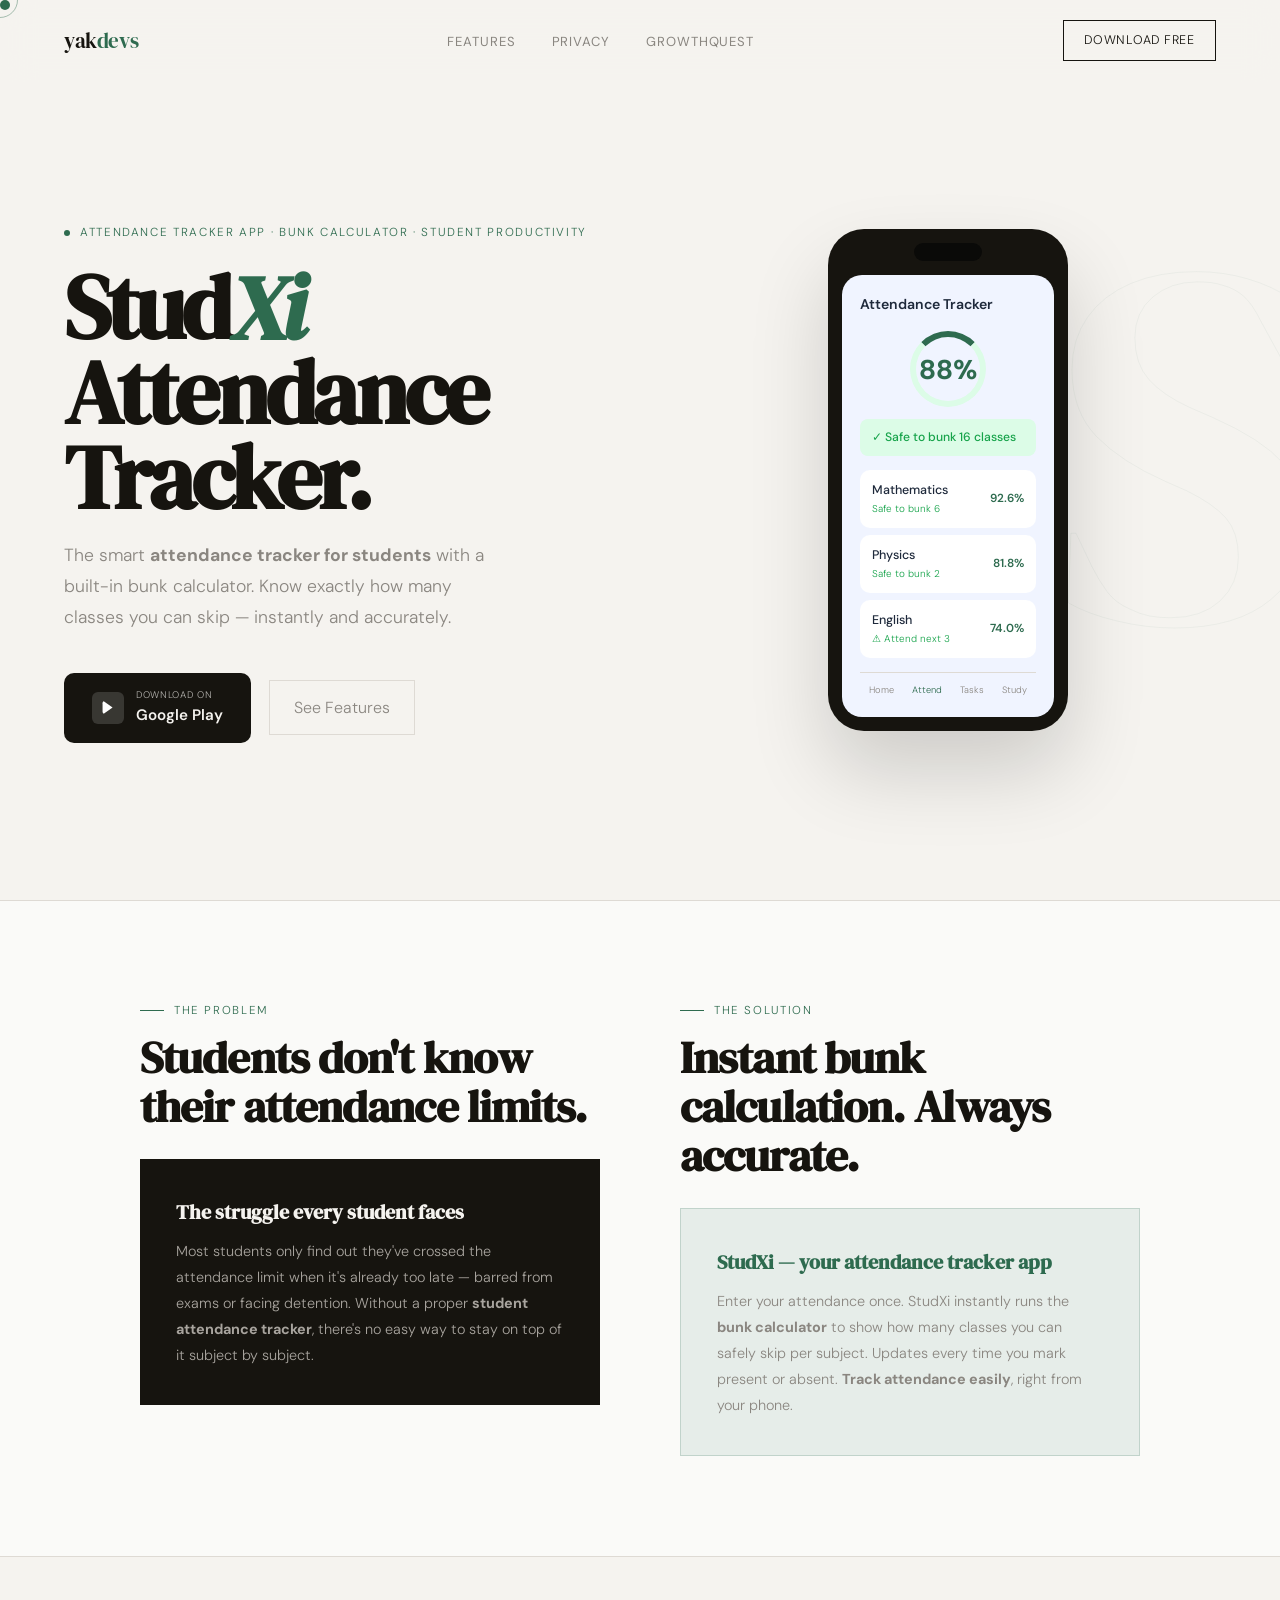
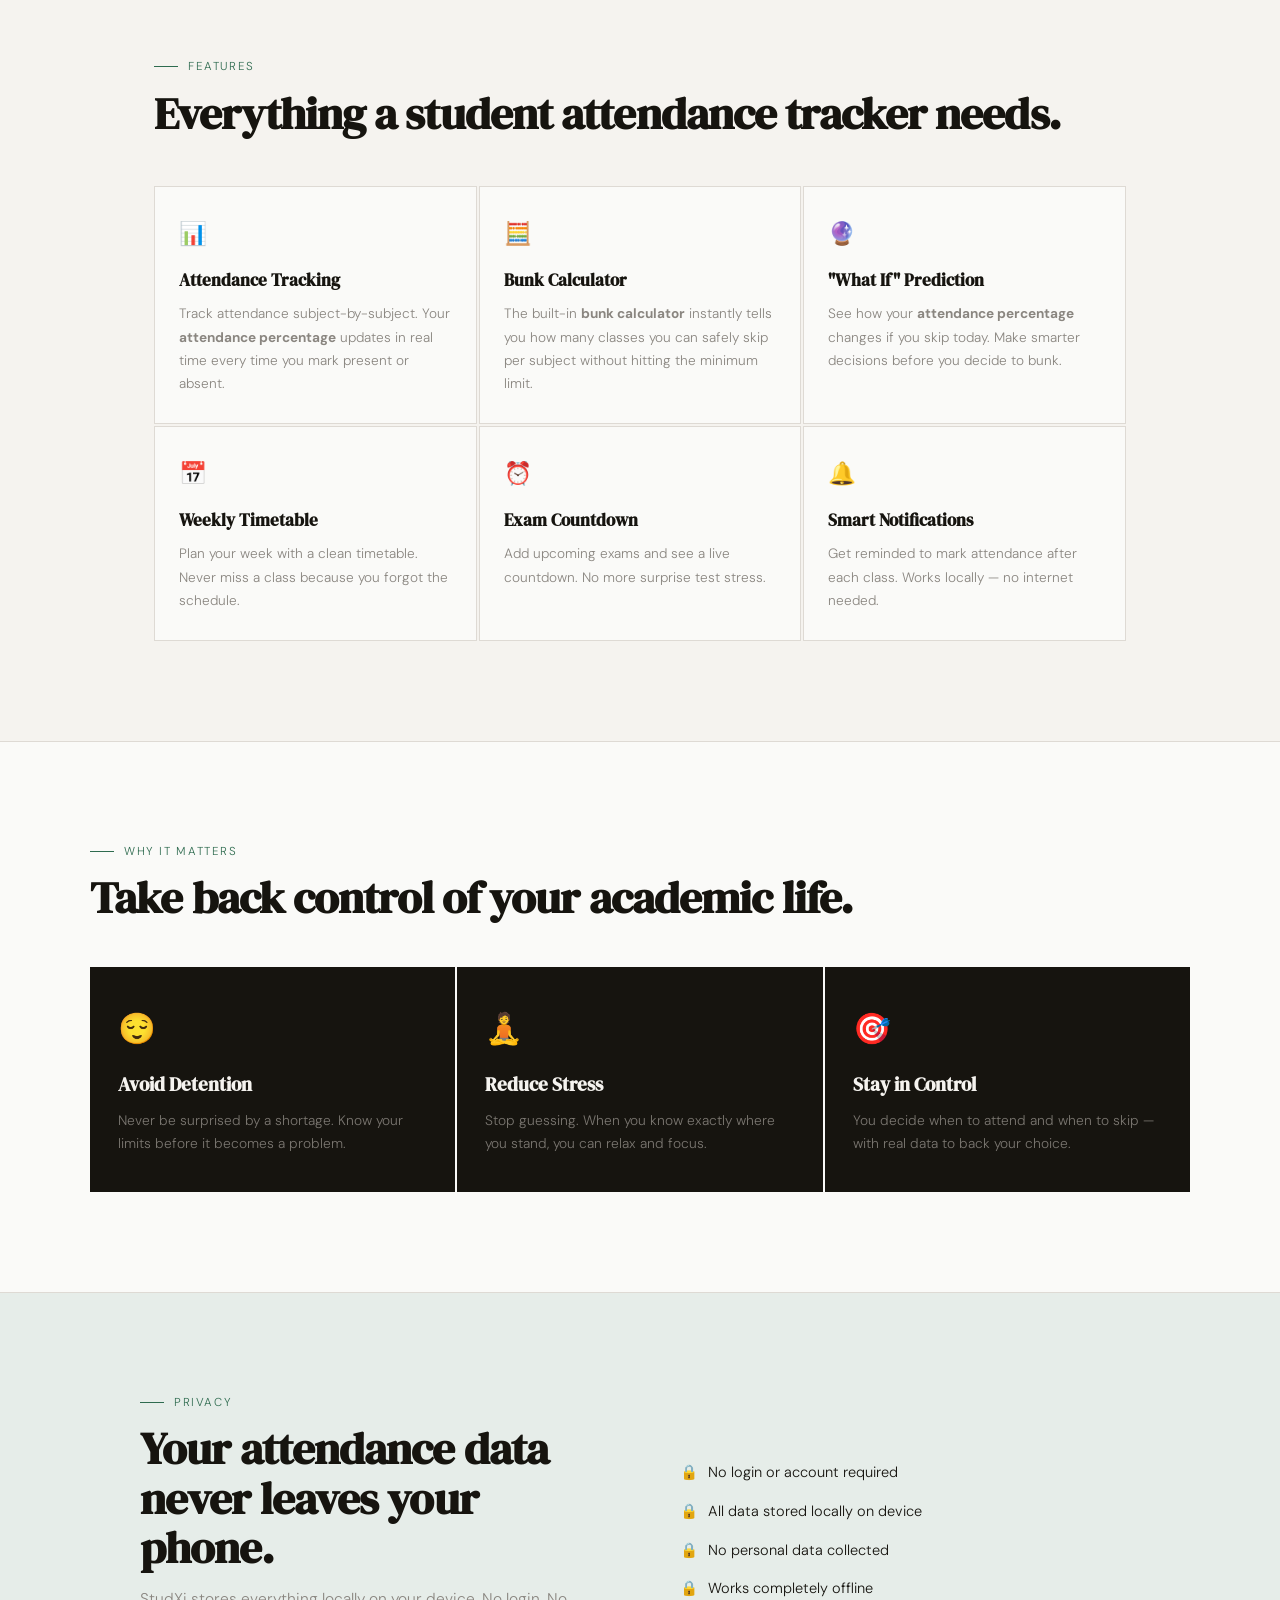
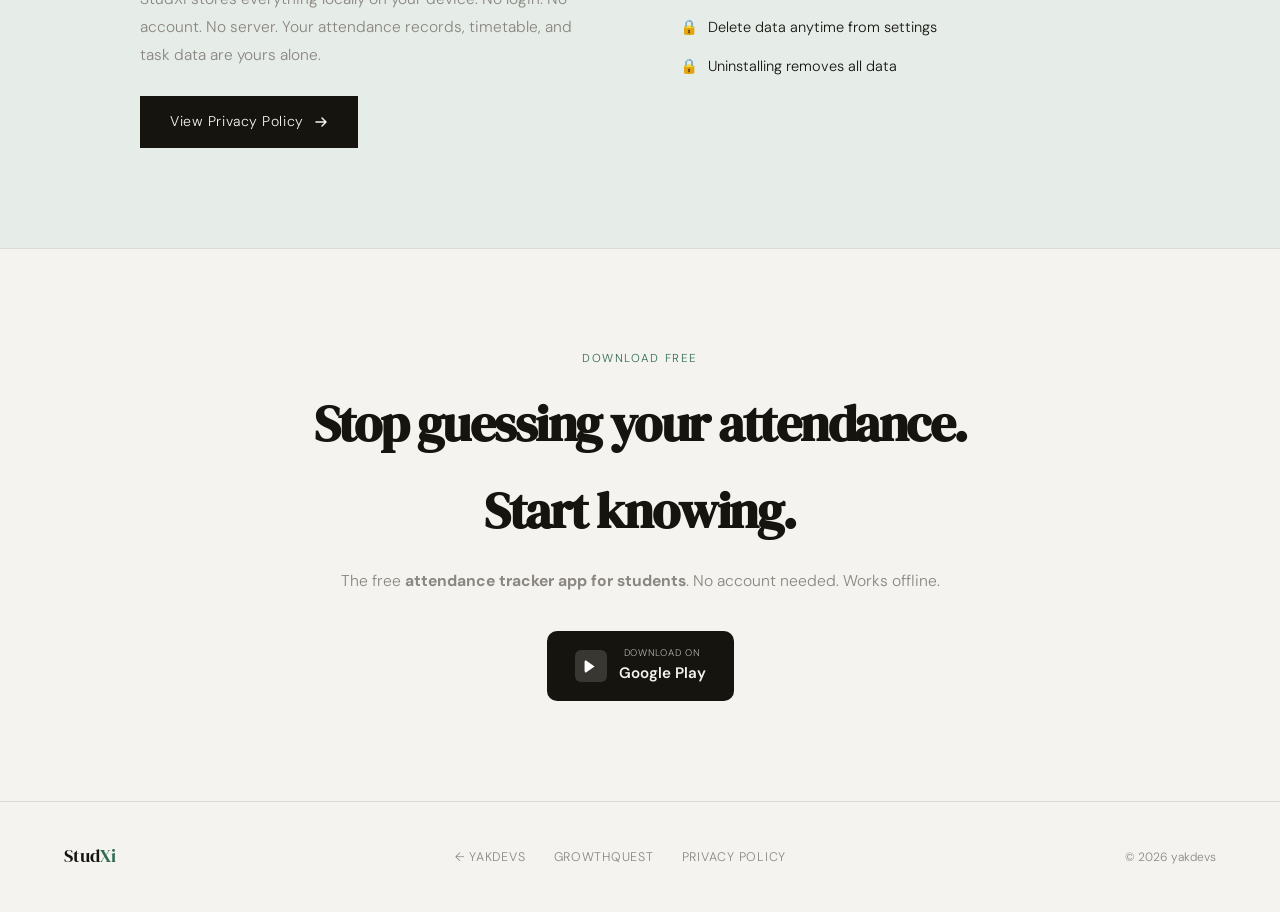
<file: studxi.html>
<!DOCTYPE html>
<html lang="en">
<head>
  <meta charset="UTF-8"/>
  <meta name="viewport" content="width=device-width, initial-scale=1.0"/>
  <title>Attendance Tracker App with Bunk Calculator | StudXi</title>
  <meta name="description" content="Track attendance, calculate bunks, and avoid detention. StudXi is a free student attendance tracker app with bunk calculator, timetable, and exam countdown. Download on Google Play."/>
  <meta name="keywords" content="attendance tracker for students, bunk calculator, student attendance app, attendance percentage calculator, track attendance easily, timetable app, StudXi"/>
  <meta property="og:title" content="StudXi – Attendance Tracker App with Bunk Calculator for Students"/>
  <meta property="og:description" content="Know exactly how many classes you can skip. Free attendance tracker with bunk calculator for students."/>
  <link rel="canonical" href="https://itzmeytk.github.io/studxi.html"/>
  <link rel="preconnect" href="https://fonts.googleapis.com"/>
  <link href="https://fonts.googleapis.com/css2?family=DM+Serif+Display:ital@0;1&family=DM+Sans:opsz,wght@9..40,300;9..40,400;9..40,500&display=swap" rel="stylesheet"/>
  <link rel="stylesheet" href="style.css"/>
  <style>
    /* ── STUDXI PAGE STYLES ── */
    .app-hero {
      min-height: 100vh; padding: 140px 64px 80px;
      display: grid; grid-template-columns: 1fr 1fr;
      gap: 80px; align-items: center;
      position: relative; overflow: hidden;
    }
    .deco { position: absolute; right: -40px; top: 50%; transform: translateY(-52%); font-family: 'DM Serif Display', serif; font-size: 40vw; color: transparent; -webkit-text-stroke: 1px rgba(46,107,79,.05); line-height: 1; pointer-events: none; user-select: none; }
    .eyebrow { display: inline-flex; align-items: center; gap: 10px; font-size: .73rem; letter-spacing: .14em; text-transform: uppercase; color: var(--accent); margin-bottom: 22px; opacity: 0; animation: fadeUp .8s .2s forwards; }
    .eyebrow-dot { width: 6px; height: 6px; background: var(--accent); border-radius: 50%; animation: pulse 2s infinite; }
    h1.app-title { font-family: 'DM Serif Display', serif; font-size: clamp(3rem,7vw,6.5rem); line-height: .95; letter-spacing: -.04em; margin-bottom: 20px; opacity: 0; animation: fadeUp .9s .3s forwards; }
    h1.app-title em { font-style: italic; color: var(--accent); }
    .app-sub { font-size: 1.1rem; color: var(--muted); line-height: 1.75; max-width: 440px; margin-bottom: 40px; opacity: 0; animation: fadeUp .9s .45s forwards; }
    .app-actions { display: flex; align-items: center; gap: 18px; opacity: 0; animation: fadeUp .9s .6s forwards; }
    .hero-phone { position: relative; z-index: 1; display: flex; justify-content: center; align-items: center; opacity: 0; animation: fadeUp 1s .75s forwards; }

    /* StudXi phone screen */
    .sx-screen { background: #f0f4ff; border-radius: 20px; padding: 18px; min-height: 360px; }
    .sx-header { display: flex; justify-content: space-between; align-items: center; margin-bottom: 14px; }
    .sx-title { font-weight: 600; font-size: .88rem; color: #1e293b; }
    .sx-ring { width: 76px; height: 76px; border-radius: 50%; border: 6px solid #dcfce7; border-top-color: var(--accent); display: flex; align-items: center; justify-content: center; margin: 0 auto 12px; }
    .sx-pct { font-size: 1.7rem; font-weight: 800; color: var(--accent); line-height: 1; }
    .sx-safe { background: #dcfce7; border-radius: 8px; padding: 8px 12px; font-size: .76rem; color: #16a34a; font-weight: 500; margin-bottom: 14px; }
    .sx-sub { background: #fff; border-radius: 10px; padding: 10px 12px; margin-bottom: 7px; display: flex; justify-content: space-between; align-items: center; }
    .sx-sub-name { font-size: .78rem; font-weight: 500; color: #1e293b; }
    .sx-sub-bunk { font-size: .62rem; color: #16a34a; }
    .sx-sub-pct { font-size: .73rem; color: var(--accent); font-weight: 600; }
    .sx-nav { display: flex; justify-content: space-around; margin-top: 14px; padding-top: 10px; border-top: 1px solid var(--border); }
    .sx-nav-i { font-size: .58rem; color: var(--muted); text-align: center; }
    .sx-nav-i.active { color: var(--accent); }

    /* shared page section */
    .psec { padding: 100px 64px; }
    .psec-alt { background: var(--card); border-top: 1px solid var(--border); border-bottom: 1px solid var(--border); }
    .two-col { display: grid; grid-template-columns: 1fr 1fr; gap: 80px; align-items: start; }

    /* problem / solution */
    .prob-box { background: var(--ink); color: var(--bg); padding: 36px; margin-top: 28px; }
    .prob-box h3 { font-family: 'DM Serif Display', serif; font-size: 1.25rem; margin-bottom: 10px; }
    .prob-box p { font-size: .9rem; color: #a8a49e; line-height: 1.8; }
    .sol-box { background: var(--accent-light); border: 1px solid rgba(46,107,79,.2); padding: 36px; margin-top: 28px; }
    .sol-box h3 { font-family: 'DM Serif Display', serif; font-size: 1.25rem; margin-bottom: 10px; color: var(--accent); }
    .sol-box p { font-size: .9rem; color: var(--muted); line-height: 1.8; }

    /* features */
    .feat-grid { display: grid; grid-template-columns: repeat(3,1fr); gap: 2px; margin-top: 48px; }
    .feat { background: var(--card); border: 1px solid var(--border); padding: 28px 24px; transition: border-color .2s; }
    .feat:hover { border-color: rgba(46,107,79,.3); }
    .feat-icon { font-size: 1.4rem; margin-bottom: 14px; }
    .feat-title { font-family: 'DM Serif Display', serif; font-size: 1.05rem; margin-bottom: 7px; }
    .feat-desc { font-size: .85rem; color: var(--muted); line-height: 1.7; }

    /* emotional */
    .emo-grid { display: grid; grid-template-columns: repeat(3,1fr); gap: 2px; margin-top: 44px; }
    .emo { background: var(--ink); color: var(--bg); padding: 36px 28px; }
    .emo-icon { font-size: 1.9rem; margin-bottom: 14px; }
    .emo-title { font-family: 'DM Serif Display', serif; font-size: 1.2rem; margin-bottom: 8px; }
    .emo-desc { font-size: .86rem; color: #7a7670; line-height: 1.7; }

    /* privacy */
    .priv-sec { padding: 100px 64px; background: var(--accent-light); }
    .priv-grid { display: grid; grid-template-columns: 1fr 1fr; gap: 80px; align-items: center; max-width: 1000px; margin: 0 auto; }
    .priv-points { display: flex; flex-direction: column; gap: 14px; }
    .priv-point { display: flex; align-items: center; gap: 10px; font-size: .91rem; color: var(--ink); }
    .priv-point::before { content: '🔒'; }

    /* cta */
    .cta { padding: 100px 64px; text-align: center; border-top: 1px solid var(--border); }
    .cta h2 { font-family: 'DM Serif Display', serif; font-size: clamp(2.2rem,4vw,3.5rem); letter-spacing: -.03em; margin-bottom: 14px; }
    .cta p { font-size: .98rem; color: var(--muted); margin-bottom: 36px; }

    @media (max-width: 900px) {
      .app-hero { grid-template-columns: 1fr; padding: 130px 20px 70px; }
      .hero-phone, .deco { display: none; }
      .psec, .priv-sec, .cta { padding: 72px 20px; }
      .feat-grid, .emo-grid { grid-template-columns: 1fr; }
      .two-col, .priv-grid { grid-template-columns: 1fr; gap: 40px; }
    }
  </style>
</head>
<body>

<div class="cursor" id="cursor"></div>
<div class="cursor-ring" id="cursorRing"></div>

<nav id="navbar">
  <a href="index.html" class="nav-logo">yak<span>devs</span></a>
  <ul class="nav-links">
    <li><a href="#features">Features</a></li>
    <li><a href="#privacy">Privacy</a></li>
    <li><a href="growthquest.html">GrowthQuest</a></li>
  </ul>
  <a href="https://play.google.com/store/apps/details?id=com.vkdev.studxi" target="_blank" class="nav-cta">Download Free</a>
</nav>

<!-- HERO -->
<section class="app-hero">
  <div class="deco">S</div>
  <div style="position:relative;z-index:1">
    <div class="eyebrow"><div class="eyebrow-dot"></div>Attendance Tracker App · Bunk Calculator · Student Productivity</div>
    <h1 class="app-title">Stud<em>Xi</em><br>Attendance<br>Tracker.</h1>
    <p class="app-sub">The smart <strong>attendance tracker for students</strong> with a built-in bunk calculator. Know exactly how many classes you can skip — instantly and accurately.</p>
    <div class="app-actions">
      <a href="https://play.google.com/store/apps/details?id=com.vkdev.studxi" target="_blank" class="btn-play">
        <div class="btn-play-icon"><svg width="13" height="13" viewBox="0 0 24 24" fill="white"><path d="M3.18 23.36C1.98 22.7 1 21.14 1 19.8V4.2C1 2.86 1.98 1.3 3.18.64l16.36 11.36L3.18 23.36z"/></svg></div>
        <div class="btn-play-text"><span class="btn-play-label">Download on</span><span class="btn-play-store">Google Play</span></div>
      </a>
      <a href="#features" class="btn-outline">See Features</a>
    </div>
  </div>
  <div class="hero-phone">
    <div class="phone">
      <div class="phone-notch"></div>
      <div class="sx-screen">
        <div class="sx-header"><span class="sx-title">Attendance Tracker</span></div>
        <div class="sx-ring"><div class="sx-pct">88%</div></div>
        <div class="sx-safe">✓ Safe to bunk 16 classes</div>
        <div class="sx-sub"><div><div class="sx-sub-name">Mathematics</div><div class="sx-sub-bunk">Safe to bunk 6</div></div><div class="sx-sub-pct">92.6%</div></div>
        <div class="sx-sub"><div><div class="sx-sub-name">Physics</div><div class="sx-sub-bunk">Safe to bunk 2</div></div><div class="sx-sub-pct">81.8%</div></div>
        <div class="sx-sub"><div><div class="sx-sub-name">English</div><div class="sx-sub-bunk">⚠ Attend next 3</div></div><div class="sx-sub-pct">74.0%</div></div>
        <div class="sx-nav">
          <div class="sx-nav-i">Home</div>
          <div class="sx-nav-i active">Attend</div>
          <div class="sx-nav-i">Tasks</div>
          <div class="sx-nav-i">Study</div>
        </div>
      </div>
    </div>
  </div>
</section>

<!-- PROBLEM / SOLUTION -->
<section class="psec psec-alt">
  <div class="two-col" style="max-width:1000px;margin:0 auto">
    <div class="reveal">
      <div class="section-label">The Problem</div>
      <h2 class="section-title">Students don't know their attendance limits.</h2>
      <div class="prob-box">
        <h3>The struggle every student faces</h3>
        <p>Most students only find out they've crossed the attendance limit when it's already too late — barred from exams or facing detention. Without a proper <strong>student attendance tracker</strong>, there's no easy way to stay on top of it subject by subject.</p>
      </div>
    </div>
    <div class="reveal rd2">
      <div class="section-label">The Solution</div>
      <h2 class="section-title">Instant bunk calculation. Always accurate.</h2>
      <div class="sol-box">
        <h3>StudXi — your attendance tracker app</h3>
        <p>Enter your attendance once. StudXi instantly runs the <strong>bunk calculator</strong> to show how many classes you can safely skip per subject. Updates every time you mark present or absent. <strong>Track attendance easily</strong>, right from your phone.</p>
      </div>
    </div>
  </div>
</section>

<!-- FEATURES -->
<section class="psec" id="features" style="max-width:1100px;margin:0 auto;padding-left:64px;padding-right:64px">
  <div class="reveal">
    <div class="section-label">Features</div>
    <h2 class="section-title">Everything a student attendance tracker needs.</h2>
  </div>
  <div class="feat-grid">
    <div class="feat reveal rd1"><div class="feat-icon">📊</div><h3 class="feat-title">Attendance Tracking</h3><p class="feat-desc">Track attendance subject-by-subject. Your <strong>attendance percentage</strong> updates in real time every time you mark present or absent.</p></div>
    <div class="feat reveal rd2"><div class="feat-icon">🧮</div><h3 class="feat-title">Bunk Calculator</h3><p class="feat-desc">The built-in <strong>bunk calculator</strong> instantly tells you how many classes you can safely skip per subject without hitting the minimum limit.</p></div>
    <div class="feat reveal rd3"><div class="feat-icon">🔮</div><h3 class="feat-title">"What If" Prediction</h3><p class="feat-desc">See how your <strong>attendance percentage</strong> changes if you skip today. Make smarter decisions before you decide to bunk.</p></div>
    <div class="feat reveal rd1"><div class="feat-icon">📅</div><h3 class="feat-title">Weekly Timetable</h3><p class="feat-desc">Plan your week with a clean timetable. Never miss a class because you forgot the schedule.</p></div>
    <div class="feat reveal rd2"><div class="feat-icon">⏰</div><h3 class="feat-title">Exam Countdown</h3><p class="feat-desc">Add upcoming exams and see a live countdown. No more surprise test stress.</p></div>
    <div class="feat reveal rd3"><div class="feat-icon">🔔</div><h3 class="feat-title">Smart Notifications</h3><p class="feat-desc">Get reminded to mark attendance after each class. Works locally — no internet needed.</p></div>
  </div>
</section>

<!-- EMOTIONAL -->
<section class="psec psec-alt">
  <div style="max-width:1100px;margin:0 auto">
    <div class="reveal">
      <div class="section-label">Why It Matters</div>
      <h2 class="section-title">Take back control of your academic life.</h2>
    </div>
    <div class="emo-grid">
      <div class="emo reveal rd1"><div class="emo-icon">😌</div><h3 class="emo-title">Avoid Detention</h3><p class="emo-desc">Never be surprised by a shortage. Know your limits before it becomes a problem.</p></div>
      <div class="emo reveal rd2"><div class="emo-icon">🧘</div><h3 class="emo-title">Reduce Stress</h3><p class="emo-desc">Stop guessing. When you know exactly where you stand, you can relax and focus.</p></div>
      <div class="emo reveal rd3"><div class="emo-icon">🎯</div><h3 class="emo-title">Stay in Control</h3><p class="emo-desc">You decide when to attend and when to skip — with real data to back your choice.</p></div>
    </div>
  </div>
</section>

<!-- PRIVACY -->
<section class="priv-sec" id="privacy">
  <div class="priv-grid">
    <div class="reveal">
      <div class="section-label">Privacy</div>
      <h2 class="section-title">Your attendance data never leaves your phone.</h2>
      <p style="font-size:.97rem;color:var(--muted);line-height:1.8;margin-top:14px;margin-bottom:26px">StudXi stores everything locally on your device. No login. No account. No server. Your attendance records, timetable, and task data are yours alone.</p>
      <a href="privacy-policy.html" class="btn-primary">View Privacy Policy
        <svg width="14" height="14" viewBox="0 0 14 14" fill="none"><path d="M2 7h10M8 3l4 4-4 4" stroke="currentColor" stroke-width="1.5" stroke-linecap="round" stroke-linejoin="round"/></svg>
      </a>
    </div>
    <div class="priv-points reveal rd2">
      <div class="priv-point">No login or account required</div>
      <div class="priv-point">All data stored locally on device</div>
      <div class="priv-point">No personal data collected</div>
      <div class="priv-point">Works completely offline</div>
      <div class="priv-point">Delete data anytime from settings</div>
      <div class="priv-point">Uninstalling removes all data</div>
    </div>
  </div>
</section>

<!-- CTA -->
<section class="cta">
  <div class="section-label center">Download Free</div>
  <h2>Stop guessing your attendance.<br>Start knowing.</h2>
  <p>The free <strong>attendance tracker app for students</strong>. No account needed. Works offline.</p>
  <a href="https://play.google.com/store/apps/details?id=com.vkdev.studxi" target="_blank" class="btn-play" style="display:inline-flex">
    <div class="btn-play-icon"><svg width="13" height="13" viewBox="0 0 24 24" fill="white"><path d="M3.18 23.36C1.98 22.7 1 21.14 1 19.8V4.2C1 2.86 1.98 1.3 3.18.64l16.36 11.36L3.18 23.36z"/></svg></div>
    <div class="btn-play-text"><span class="btn-play-label">Download on</span><span class="btn-play-store">Google Play</span></div>
  </a>
</section>

<footer>
  <div class="footer-logo">Stud<span>Xi</span></div>
  <div class="footer-links">
    <a href="index.html" class="footer-link">← yakdevs</a>
    <a href="growthquest.html" class="footer-link">GrowthQuest</a>
    <a href="privacy-policy.html" class="footer-link">Privacy Policy</a>
  </div>
  <span class="footer-copy">© 2026 yakdevs</span>
</footer>

<script src="main.js"></script>
</body>
</html>
</file>
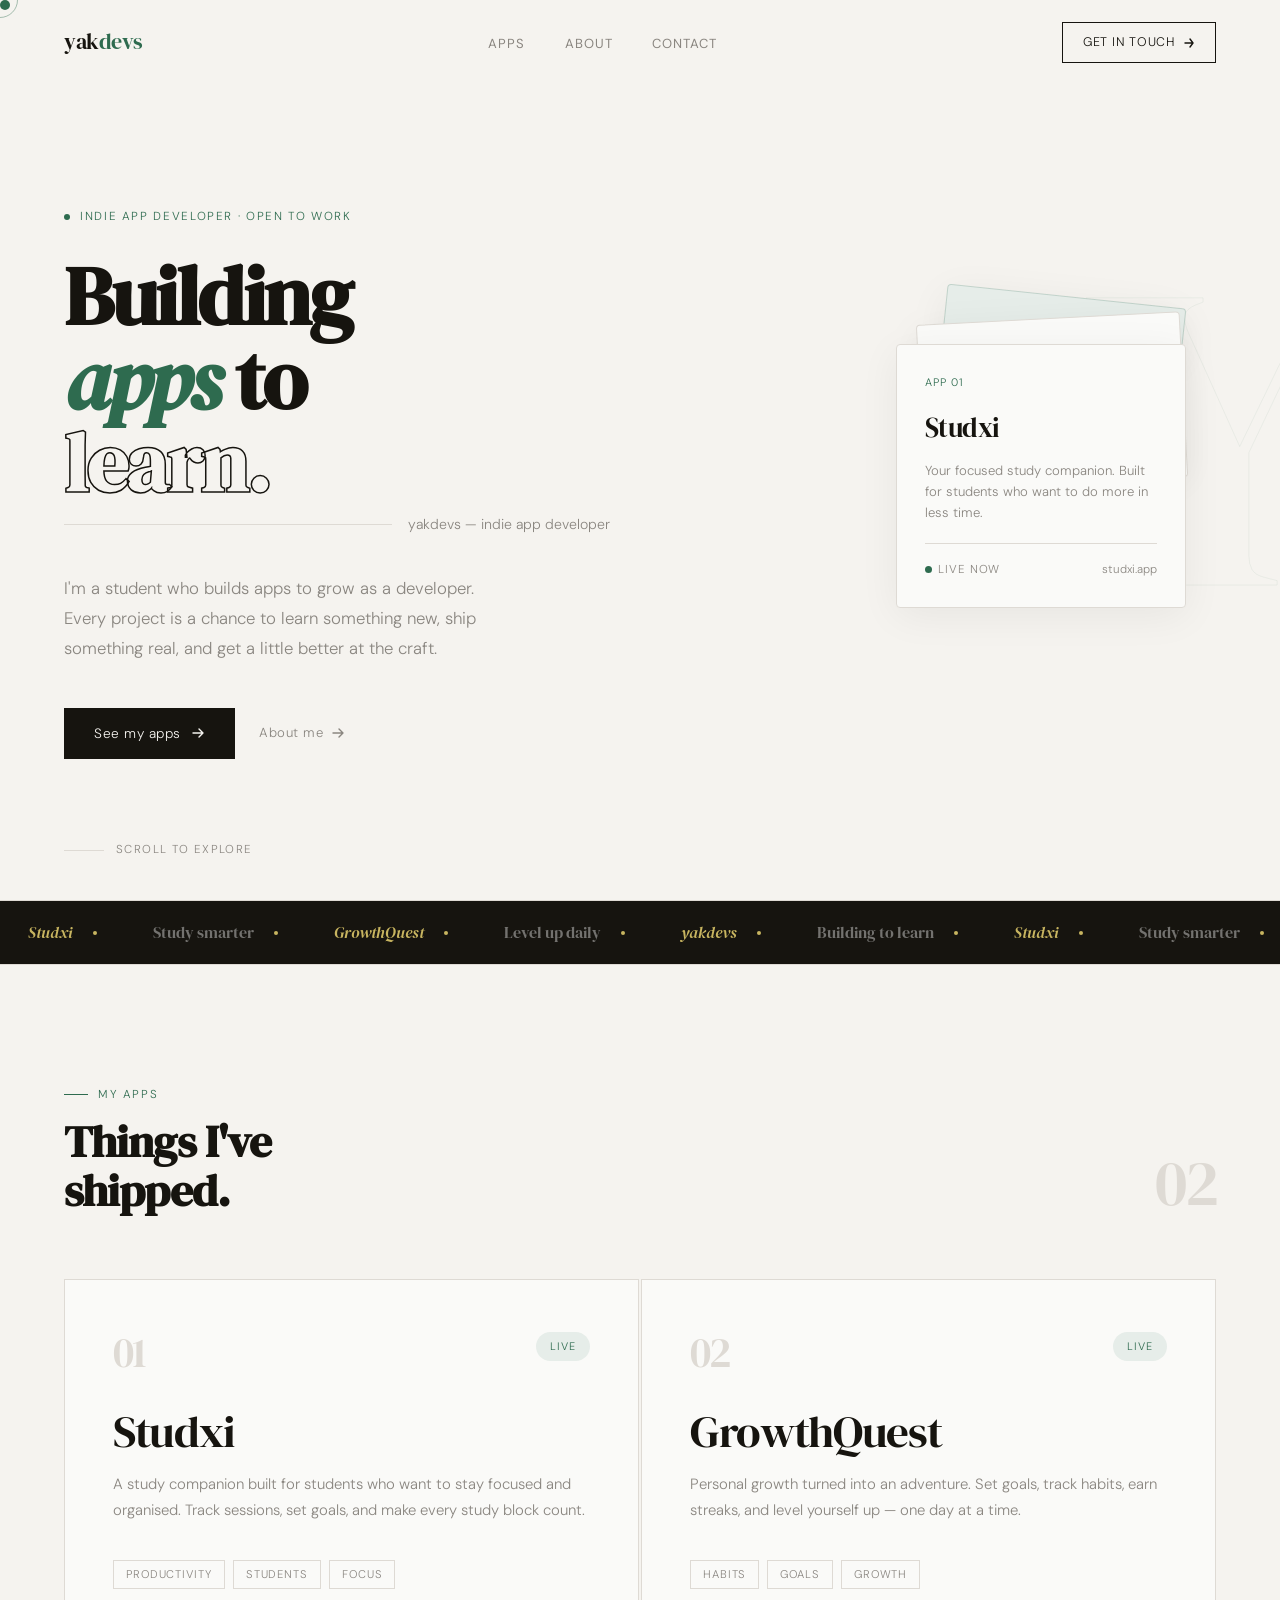
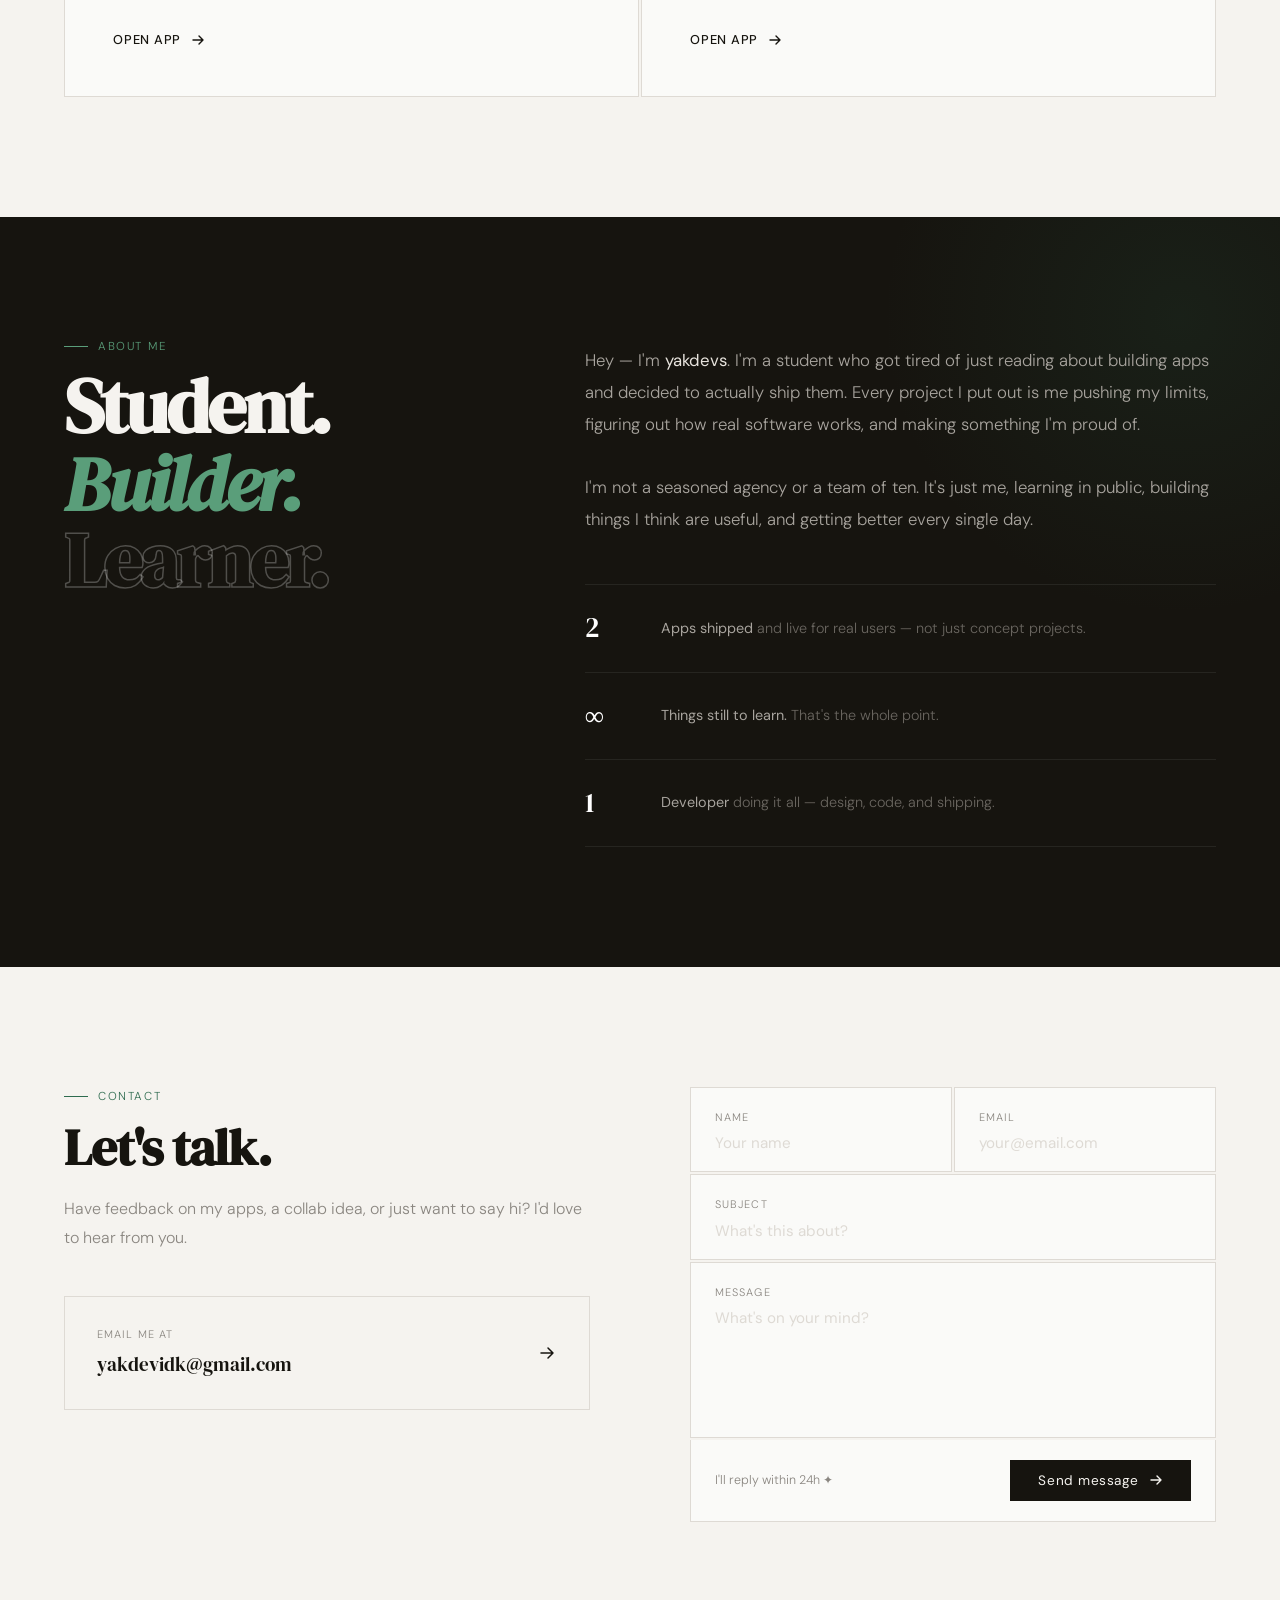
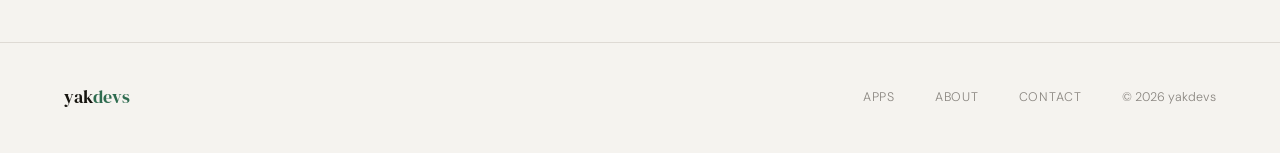
<file: yakdevs_4.html>
<!DOCTYPE html>
<html lang="en">
<head>
  <meta charset="UTF-8" />
  <meta name="viewport" content="width=device-width, initial-scale=1.0"/>
  <title>yakdevs</title>
  <link href="https://fonts.googleapis.com/css2?family=DM+Serif+Display:ital@0;1&family=DM+Sans:opsz,wght@9..40,300;9..40,400;9..40,500&display=swap" rel="stylesheet"/>
  <style>
    *, *::before, *::after { margin: 0; padding: 0; box-sizing: border-box; }
    :root {
      --bg: #f5f3ef;
      --ink: #16140f;
      --muted: #8a8680;
      --accent: #2e6b4f;
      --accent2: #c8b560;
      --accent-light: #e6ede9;
      --border: #dedad4;
      --card: #fafaf8;
    }
    html { scroll-behavior: smooth; }
    body {
      background: var(--bg);
      color: var(--ink);
      font-family: 'DM Sans', sans-serif;
      font-weight: 300;
      line-height: 1.7;
      cursor: none;
      overflow-x: hidden;
    }

    /* CURSOR */
    .cursor { width:10px;height:10px;background:var(--accent);border-radius:50%;position:fixed;top:0;left:0;pointer-events:none;z-index:9999;transition:transform .15s ease; }
    .cursor-ring { width:36px;height:36px;border:1.5px solid var(--accent);border-radius:50%;position:fixed;top:0;left:0;pointer-events:none;z-index:9998;opacity:.4; }

    /* NAV */
    nav { position:fixed;top:0;left:0;right:0;display:flex;align-items:center;justify-content:space-between;padding:22px 64px;background:rgba(245,243,239,.9);backdrop-filter:blur(16px);z-index:100;border-bottom:1px solid transparent;transition:border-color .3s,padding .3s; }
    nav.scrolled { border-color:var(--border);padding:16px 64px; }
    .nav-logo { font-family:'DM Serif Display',serif;font-size:1.35rem;letter-spacing:-.02em;color:var(--ink);text-decoration:none; }
    .nav-logo span { color:var(--accent); }
    .nav-links { display:flex;gap:40px;list-style:none; }
    .nav-links a { font-size:.82rem;font-weight:400;letter-spacing:.07em;text-transform:uppercase;color:var(--muted);text-decoration:none;transition:color .2s; }
    .nav-links a:hover { color:var(--ink); }
    .nav-cta { display:inline-flex;align-items:center;gap:8px;padding:9px 20px;border:1px solid var(--ink);font-size:.78rem;letter-spacing:.06em;text-transform:uppercase;color:var(--ink);text-decoration:none;transition:background .2s,color .2s; }
    .nav-cta:hover { background:var(--ink);color:var(--bg); }

    /* HERO */
    .hero { min-height:100vh;padding:160px 64px 100px;display:grid;grid-template-columns:1fr 1fr;gap:60px;align-items:center;position:relative;overflow:hidden; }
    .hero-deco-letter { position:absolute;right:-60px;top:50%;transform:translateY(-54%);font-family:'DM Serif Display',serif;font-size:34vw;color:transparent;-webkit-text-stroke:1px rgba(46,107,79,.06);line-height:1;pointer-events:none;user-select:none;z-index:0; }
    .hero-left { position:relative;z-index:1; }
    .hero-eyebrow { display:inline-flex;align-items:center;gap:10px;font-size:.73rem;letter-spacing:.14em;text-transform:uppercase;color:var(--accent);margin-bottom:28px;opacity:0;animation:fadeUp .8s .2s forwards; }
    .eyebrow-dot { width:6px;height:6px;background:var(--accent);border-radius:50%;animation:pulse 2s 1s infinite; }
    .hero-title { font-family:'DM Serif Display',serif;font-size:clamp(3.2rem,6.5vw,6.2rem);line-height:1.0;letter-spacing:-.03em;margin-bottom:8px;opacity:0;animation:fadeUp .9s .35s forwards; }
    .hero-title em { font-style:italic;color:var(--accent); }
    .hero-title .outline { -webkit-text-stroke:1.5px var(--ink);color:transparent; }
    .hero-subtitle-row { display:flex;align-items:center;gap:16px;margin-bottom:36px;opacity:0;animation:fadeUp .9s .5s forwards; }
    .hero-subtitle-line { flex:1;height:1px;background:var(--border); }
    .hero-subtitle { font-size:.88rem;color:var(--muted);white-space:nowrap; }
    .hero-desc { font-size:1.05rem;color:var(--muted);line-height:1.8;max-width:420px;margin-bottom:44px;opacity:0;animation:fadeUp .9s .65s forwards; }
    .hero-actions { display:flex;align-items:center;gap:24px;opacity:0;animation:fadeUp .9s .8s forwards; }
    .btn-primary { display:inline-flex;align-items:center;gap:10px;padding:14px 30px;background:var(--ink);color:var(--bg);font-size:.85rem;letter-spacing:.04em;text-decoration:none;transition:background .2s,gap .2s; }
    .btn-primary:hover { background:var(--accent);gap:16px; }
    .btn-ghost { display:inline-flex;align-items:center;gap:8px;font-size:.82rem;letter-spacing:.04em;color:var(--muted);text-decoration:none;transition:color .2s,gap .2s; }
    .btn-ghost:hover { color:var(--ink);gap:14px; }

    /* hero right card stack */
    .hero-right { position:relative;z-index:1;display:flex;justify-content:flex-end;opacity:0;animation:fadeUp 1s .9s forwards; }
    .hero-card-stack { position:relative;width:320px;height:400px; }
    .hcard { position:absolute;border-radius:4px;background:var(--card);border:1px solid var(--border);padding:28px;box-shadow:0 8px 40px rgba(0,0,0,.06); }
    .hcard-back { width:240px;top:16px;left:48px;background:var(--accent-light);border-color:rgba(46,107,79,.2);transform:rotate(6deg);z-index:0; }
    .hcard-mid { width:264px;top:38px;left:24px;transform:rotate(-3deg);z-index:1; }
    .hcard-front { width:290px;top:64px;left:0;z-index:2;transition:transform .3s ease,box-shadow .3s ease; }
    .hcard-front:hover { transform:translateY(-10px) rotate(1deg);box-shadow:0 24px 60px rgba(0,0,0,.12); }
    .hcard-tag { font-size:.68rem;letter-spacing:.1em;text-transform:uppercase;color:var(--accent);margin-bottom:14px; }
    .hcard-name { font-family:'DM Serif Display',serif;font-size:1.7rem;letter-spacing:-.02em;margin-bottom:8px; }
    .hcard-desc { font-size:.82rem;color:var(--muted);line-height:1.6; }
    .hcard-footer { margin-top:20px;padding-top:16px;border-top:1px solid var(--border);display:flex;align-items:center;justify-content:space-between; }
    .hcard-status { font-size:.72rem;letter-spacing:.08em;text-transform:uppercase;color:var(--muted);display:flex;align-items:center;gap:6px; }
    .hcard-status::before { content:'';display:inline-block;width:7px;height:7px;background:var(--accent);border-radius:50%; }

    /* scroll hint */
    .hero-scroll { position:absolute;bottom:40px;left:64px;display:flex;align-items:center;gap:12px;font-size:.72rem;letter-spacing:.12em;text-transform:uppercase;color:var(--muted);opacity:0;animation:fadeUp 1s 1.4s forwards; }
    .scroll-line { width:40px;height:1px;background:var(--border);position:relative;overflow:hidden; }
    .scroll-line::after { content:'';position:absolute;top:0;left:-100%;width:100%;height:100%;background:var(--accent);animation:scrollMove 2s 2s infinite; }

    /* MARQUEE */
    .marquee-wrap { border-top:1px solid var(--border);border-bottom:1px solid var(--border);padding:18px 0;overflow:hidden;background:var(--ink); }
    .marquee-track { display:flex;animation:marquee 20s linear infinite;width:max-content; }
    .marquee-item { display:flex;align-items:center;gap:20px;padding:0 28px;font-family:'DM Serif Display',serif;font-size:1rem;color:rgba(255,255,255,.4);white-space:nowrap; }
    .marquee-item span { color:var(--accent2);font-style:italic; }
    .marquee-sep { width:4px;height:4px;background:var(--accent2);border-radius:50%;flex-shrink:0; }

    /* APPS */
    .apps-section { padding:120px 64px; }
    .section-header { display:flex;align-items:flex-end;justify-content:space-between;margin-bottom:64px; }
    .section-label { font-size:.72rem;letter-spacing:.14em;text-transform:uppercase;color:var(--accent);display:flex;align-items:center;gap:10px;margin-bottom:12px; }
    .section-label::before { content:'';display:block;width:24px;height:1px;background:var(--accent); }
    .section-title { font-family:'DM Serif Display',serif;font-size:clamp(2rem,3.5vw,2.8rem);letter-spacing:-.02em;line-height:1.1; }
    .section-count { font-family:'DM Serif Display',serif;font-size:4rem;color:var(--border);letter-spacing:-.04em;line-height:1; }

    .apps-grid { display:grid;grid-template-columns:repeat(2,1fr);gap:2px; }
    .app-card { background:var(--card);border:1px solid var(--border);padding:52px 48px 44px;text-decoration:none;color:inherit;display:block;position:relative;overflow:hidden;transition:border-color .3s,box-shadow .3s; }
    .app-card::after { content:'';position:absolute;inset:0;background:radial-gradient(600px circle at var(--mx,50%) var(--my,50%),rgba(46,107,79,.06),transparent 60%);opacity:0;transition:opacity .3s;pointer-events:none; }
    .app-card:hover::after { opacity:1; }
    .app-card::before { content:'';position:absolute;bottom:0;left:0;right:0;height:3px;background:linear-gradient(90deg,var(--accent),var(--accent2));transform:scaleX(0);transform-origin:left;transition:transform .5s ease; }
    .app-card:hover::before { transform:scaleX(1); }
    .app-card:hover { border-color:rgba(46,107,79,.3);box-shadow:0 12px 48px rgba(0,0,0,.06); }
    .app-top { display:flex;justify-content:space-between;align-items:flex-start;margin-bottom:36px; }
    .app-number { font-family:'DM Serif Display',serif;font-size:2.6rem;color:var(--border);letter-spacing:-.04em;line-height:1; }
    .app-badge { font-size:.68rem;letter-spacing:.1em;text-transform:uppercase;color:var(--accent);background:var(--accent-light);padding:5px 14px;border-radius:100px; }
    .app-name { font-family:'DM Serif Display',serif;font-size:2.8rem;letter-spacing:-.03em;line-height:1;margin-bottom:16px;transition:color .2s; }
    .app-card:hover .app-name { color:var(--accent); }
    .app-desc { font-size:.93rem;color:var(--muted);line-height:1.78;margin-bottom:36px; }
    .app-tech { display:flex;gap:8px;flex-wrap:wrap;margin-bottom:36px; }
    .tech-tag { font-size:.7rem;letter-spacing:.08em;text-transform:uppercase;border:1px solid var(--border);padding:4px 12px;color:var(--muted); }
    .app-link { display:inline-flex;align-items:center;gap:10px;font-size:.8rem;font-weight:500;letter-spacing:.06em;text-transform:uppercase;color:var(--ink);transition:gap .2s,color .2s; }
    .app-card:hover .app-link { gap:16px;color:var(--accent); }

    /* ABOUT */
    .about-section { background:var(--ink);color:var(--bg);padding:120px 64px;position:relative;overflow:hidden; }
    .about-section::before { content:'';position:absolute;top:-200px;right:-200px;width:600px;height:600px;background:radial-gradient(circle,rgba(46,107,79,.14),transparent 70%);pointer-events:none; }
    .about-grid { display:grid;grid-template-columns:1fr 1.5fr;gap:100px;align-items:start;position:relative;z-index:1; }
    .about-left .section-label { color:#5a9e7a; }
    .about-left .section-label::before { background:#5a9e7a; }
    .about-big-title { font-family:'DM Serif Display',serif;font-size:clamp(3rem,6vw,5.5rem);letter-spacing:-.04em;line-height:1.0; }
    .about-big-title em { font-style:italic;color:#5a9e7a; }
    .about-big-title .outline { -webkit-text-stroke:1.5px rgba(255,255,255,.25);color:transparent; }
    .about-right { padding-top:8px; }
    .about-body { font-size:1.05rem;line-height:1.9;color:#a8a49e;margin-bottom:48px; }
    .about-body strong { color:#e8e4de;font-weight:400; }
    .about-highlights { display:flex;flex-direction:column; }
    .highlight-row { display:flex;align-items:center;gap:24px;padding:20px 0;border-bottom:1px solid rgba(255,255,255,.07); }
    .highlight-row:first-child { border-top:1px solid rgba(255,255,255,.07); }
    .highlight-num { font-family:'DM Serif Display',serif;font-size:1.7rem;color:#fff;min-width:52px; }
    .highlight-text { font-size:.9rem;color:#6a6660;line-height:1.5; }
    .highlight-text strong { color:#a8a49e;font-weight:400; }

    /* CONTACT */
    .contact-section { padding:120px 64px; }
    .contact-grid { display:grid;grid-template-columns:1fr 1fr;gap:100px;align-items:start; }
    .contact-left .section-title { font-size:clamp(2.2rem,4vw,3.5rem);margin-bottom:20px; }
    .contact-desc { font-size:1rem;color:var(--muted);line-height:1.8;margin-bottom:44px; }
    .contact-email-wrap { padding:28px 32px;border:1px solid var(--border);display:flex;align-items:center;justify-content:space-between;text-decoration:none;color:var(--ink);transition:background .2s,border-color .2s,color .2s;margin-bottom:28px; }
    .contact-email-wrap:hover { background:var(--ink);color:var(--bg);border-color:var(--ink); }
    .contact-email-wrap:hover .email-label { color:rgba(255,255,255,.4); }
    .contact-email-wrap:hover .email-arrow { transform:translateX(6px); }
    .email-label { font-size:.68rem;letter-spacing:.1em;text-transform:uppercase;color:var(--muted);margin-bottom:4px; }
    .email-text { font-family:'DM Serif Display',serif;font-size:1.2rem; }
    .email-arrow { transition:transform .2s; }
    .contact-socials { display:flex;gap:10px; }
    .social-chip { display:inline-flex;align-items:center;gap:7px;padding:9px 18px;border:1px solid var(--border);font-size:.76rem;letter-spacing:.06em;text-transform:uppercase;color:var(--muted);text-decoration:none;transition:border-color .2s,color .2s; }
    .social-chip:hover { border-color:var(--ink);color:var(--ink); }

    /* form */
    .contact-right { display:flex;flex-direction:column; }
    .form-row { display:grid;grid-template-columns:1fr 1fr;gap:2px;margin-bottom:2px; }
    .field { display:flex;flex-direction:column;background:var(--card);border:1px solid var(--border);padding:20px 24px 16px;transition:border-color .2s; }
    .field:focus-within { border-color:var(--accent); }
    .field label { font-size:.68rem;letter-spacing:.1em;text-transform:uppercase;color:var(--muted);margin-bottom:6px; }
    .field input,.field textarea { background:none;border:none;outline:none;font-family:'DM Sans',sans-serif;font-size:.95rem;color:var(--ink);line-height:1.5;resize:none; }
    .field input::placeholder,.field textarea::placeholder { color:var(--border); }
    .field-full { grid-column:1/-1; }
    .form-footer { display:flex;align-items:center;justify-content:space-between;background:var(--card);border:1px solid var(--border);border-top:none;padding:20px 24px; }
    .form-note { font-size:.78rem;color:var(--muted); }
    .btn-send { display:inline-flex;align-items:center;gap:10px;padding:12px 28px;background:var(--ink);color:var(--bg);font-family:'DM Sans',sans-serif;font-size:.85rem;letter-spacing:.04em;border:none;cursor:none;transition:background .2s,gap .2s; }
    .btn-send:hover { background:var(--accent);gap:16px; }

    /* FOOTER */
    footer { border-top:1px solid var(--border);padding:40px 64px;display:flex;justify-content:space-between;align-items:center; }
    .footer-logo { font-family:'DM Serif Display',serif;font-size:1.1rem; }
    .footer-logo span { color:var(--accent); }
    .footer-right { display:flex;gap:40px;align-items:center; }
    .footer-link { font-size:.78rem;letter-spacing:.06em;text-transform:uppercase;color:var(--muted);text-decoration:none;transition:color .2s; }
    .footer-link:hover { color:var(--ink); }
    .footer-copy { font-size:.78rem;color:var(--muted); }

    /* ANIMATIONS */
    @keyframes fadeUp { from{opacity:0;transform:translateY(28px)}to{opacity:1;transform:none} }
    @keyframes pulse { 0%,100%{opacity:1}50%{opacity:.3} }
    @keyframes scrollMove { 0%{left:-100%}100%{left:100%} }
    @keyframes marquee { 0%{transform:translateX(0)}100%{transform:translateX(-50%)} }
    .reveal { opacity:0;transform:translateY(32px);transition:opacity .7s ease,transform .7s ease; }
    .reveal.visible { opacity:1;transform:none; }
    .reveal-d1 { transition-delay:.1s; }
    .reveal-d2 { transition-delay:.22s; }
    .reveal-d3 { transition-delay:.34s; }

    @media(max-width:900px){
      nav{padding:18px 24px}
      .nav-links,.nav-cta{display:none}
      .hero{grid-template-columns:1fr;padding:140px 24px 90px}
      .hero-right,.hero-deco-letter{display:none}
      .apps-section,.about-section,.contact-section{padding:80px 24px}
      .apps-grid,.about-grid,.contact-grid{grid-template-columns:1fr;gap:2px}
      .about-grid{gap:48px}
      .contact-grid{gap:48px}
      .section-header{flex-direction:column;align-items:flex-start;gap:4px}
      .form-row{grid-template-columns:1fr}
      footer{padding:28px 24px;flex-direction:column;gap:16px;text-align:center}
      .footer-right{flex-direction:column;gap:12px}
      .hero-scroll{left:24px}
    }
  </style>
</head>
<body>

<div class="cursor" id="cursor"></div>
<div class="cursor-ring" id="cursorRing"></div>

<!-- NAV -->
<nav id="navbar">
  <a href="#hero" class="nav-logo">yak<span>devs</span></a>
  <ul class="nav-links">
    <li><a href="#apps">Apps</a></li>
    <li><a href="#about">About</a></li>
    <li><a href="#contact">Contact</a></li>
  </ul>
  <a href="#contact" class="nav-cta">Get in touch <svg width="12" height="12" viewBox="0 0 12 12" fill="none"><path d="M2 6h8M7 2l3 4-3 4" stroke="currentColor" stroke-width="1.4" stroke-linecap="round" stroke-linejoin="round"/></svg></a>
</nav>

<!-- HERO -->
<section class="hero" id="hero">
  <div class="hero-deco-letter">Y</div>

  <div class="hero-left">
    <div class="hero-eyebrow"><div class="eyebrow-dot"></div>Indie app developer · Open to work</div>
    <h1 class="hero-title">
      Building<br>
      <em>apps</em> to<br>
      <span class="outline">learn.</span>
    </h1>
    <div class="hero-subtitle-row">
      <div class="hero-subtitle-line"></div>
      <span class="hero-subtitle">yakdevs — indie app developer</span>
    </div>
    <p class="hero-desc">I'm a student who builds apps to grow as a developer. Every project is a chance to learn something new, ship something real, and get a little better at the craft.</p>
    <div class="hero-actions">
      <a href="#apps" class="btn-primary">See my apps <svg width="14" height="14" viewBox="0 0 14 14" fill="none"><path d="M2 7h10M8 3l4 4-4 4" stroke="currentColor" stroke-width="1.4" stroke-linecap="round" stroke-linejoin="round"/></svg></a>
      <a href="#about" class="btn-ghost">About me <svg width="14" height="14" viewBox="0 0 14 14" fill="none"><path d="M2 7h10M8 3l4 4-4 4" stroke="currentColor" stroke-width="1.4" stroke-linecap="round" stroke-linejoin="round"/></svg></a>
    </div>
  </div>

  <div class="hero-right">
    <div class="hero-card-stack">
      <div class="hcard hcard-back"></div>
      <div class="hcard hcard-mid">
        <div class="hcard-tag">App 02</div>
        <div class="hcard-name">GrowthQuest</div>
        <div class="hcard-desc">Level up your habits every day.</div>
      </div>
      <div class="hcard hcard-front">
        <div class="hcard-tag">App 01</div>
        <div class="hcard-name">Studxi</div>
        <div class="hcard-desc">Your focused study companion. Built for students who want to do more in less time.</div>
        <div class="hcard-footer">
          <div class="hcard-status">Live now</div>
          <span style="font-size:.72rem;color:var(--muted)">studxi.app</span>
        </div>
      </div>
    </div>
  </div>

  <div class="hero-scroll">
    <div class="scroll-line"></div>
    Scroll to explore
  </div>
</section>

<!-- MARQUEE -->
<div class="marquee-wrap">
  <div class="marquee-track" id="marquee">
    <div class="marquee-item"><span>Studxi</span><div class="marquee-sep"></div></div>
    <div class="marquee-item">Study smarter<div class="marquee-sep"></div></div>
    <div class="marquee-item"><span>GrowthQuest</span><div class="marquee-sep"></div></div>
    <div class="marquee-item">Level up daily<div class="marquee-sep"></div></div>
    <div class="marquee-item"><span>yakdevs</span><div class="marquee-sep"></div></div>
    <div class="marquee-item">Building to learn<div class="marquee-sep"></div></div>
    <div class="marquee-item"><span>Studxi</span><div class="marquee-sep"></div></div>
    <div class="marquee-item">Study smarter<div class="marquee-sep"></div></div>
    <div class="marquee-item"><span>GrowthQuest</span><div class="marquee-sep"></div></div>
    <div class="marquee-item">Level up daily<div class="marquee-sep"></div></div>
    <div class="marquee-item"><span>yakdevs</span><div class="marquee-sep"></div></div>
    <div class="marquee-item">Building to learn<div class="marquee-sep"></div></div>
  </div>
</div>

<!-- APPS -->
<section class="apps-section" id="apps">
  <div class="section-header reveal">
    <div>
      <div class="section-label">My Apps</div>
      <h2 class="section-title">Things I've<br>shipped.</h2>
    </div>
    <div class="section-count">02</div>
  </div>
  <div class="apps-grid">
    <a href="studxi.html" class="app-card reveal">
      <div class="app-top">
        <div class="app-number">01</div>
        <div class="app-badge">Live</div>
      </div>
      <div class="app-name">Studxi</div>
      <p class="app-desc">A study companion built for students who want to stay focused and organised. Track sessions, set goals, and make every study block count.</p>
      <div class="app-tech">
        <span class="tech-tag">Productivity</span>
        <span class="tech-tag">Students</span>
        <span class="tech-tag">Focus</span>
      </div>
      <div class="app-link">Open app <svg width="14" height="14" viewBox="0 0 14 14" fill="none"><path d="M2 7h10M8 3l4 4-4 4" stroke="currentColor" stroke-width="1.4" stroke-linecap="round" stroke-linejoin="round"/></svg></div>
    </a>
    <a href="growthquest.html" class="app-card reveal reveal-d2">
      <div class="app-top">
        <div class="app-number">02</div>
        <div class="app-badge">Live</div>
      </div>
      <div class="app-name">GrowthQuest</div>
      <p class="app-desc">Personal growth turned into an adventure. Set goals, track habits, earn streaks, and level yourself up — one day at a time.</p>
      <div class="app-tech">
        <span class="tech-tag">Habits</span>
        <span class="tech-tag">Goals</span>
        <span class="tech-tag">Growth</span>
      </div>
      <div class="app-link">Open app <svg width="14" height="14" viewBox="0 0 14 14" fill="none"><path d="M2 7h10M8 3l4 4-4 4" stroke="currentColor" stroke-width="1.4" stroke-linecap="round" stroke-linejoin="round"/></svg></div>
    </a>
  </div>
</section>

<!-- ABOUT -->
<section class="about-section" id="about">
  <div class="about-grid">
    <div class="about-left reveal">
      <div class="section-label">About me</div>
      <h2 class="about-big-title">Student.<br><em>Builder.</em><br><span class="outline">Learner.</span></h2>
    </div>
    <div class="about-right reveal reveal-d2">
      <p class="about-body">
        Hey — I'm <strong>yakdevs</strong>. I'm a student who got tired of just reading about building apps and decided to actually ship them. Every project I put out is me pushing my limits, figuring out how real software works, and making something I'm proud of.
        <br><br>
        I'm not a seasoned agency or a team of ten. It's just me, learning in public, building things I think are useful, and getting better every single day.
      </p>
      <div class="about-highlights">
        <div class="highlight-row">
          <div class="highlight-num">2</div>
          <div class="highlight-text"><strong>Apps shipped</strong> and live for real users — not just concept projects.</div>
        </div>
        <div class="highlight-row">
          <div class="highlight-num">∞</div>
          <div class="highlight-text"><strong>Things still to learn.</strong> That's the whole point.</div>
        </div>
        <div class="highlight-row">
          <div class="highlight-num">1</div>
          <div class="highlight-text"><strong>Developer</strong> doing it all — design, code, and shipping.</div>
        </div>
      </div>
    </div>
  </div>
</section>

<!-- CONTACT -->
<section class="contact-section" id="contact">
  <div class="contact-grid">
    <div class="contact-left reveal">
      <div class="section-label">Contact</div>
      <h2 class="section-title">Let's talk.</h2>
      <p class="contact-desc">Have feedback on my apps, a collab idea, or just want to say hi? I'd love to hear from you.</p>
      <a href="mailto:yakdevidk@gmail.com" class="contact-email-wrap">
        <div>
          <div class="email-label">Email me at</div>
          <div class="email-text">yakdevidk@gmail.com</div>
        </div>
        <svg class="email-arrow" width="20" height="20" viewBox="0 0 20 20" fill="none"><path d="M4 10h12M11 5l5 5-5 5" stroke="currentColor" stroke-width="1.5" stroke-linecap="round" stroke-linejoin="round"/></svg>
      </a>

    </div>
    <div class="contact-right reveal reveal-d2">
      <div class="form-row">
        <div class="field"><label>Name</label><input type="text" placeholder="Your name"/></div>
        <div class="field"><label>Email</label><input type="email" placeholder="your@email.com"/></div>
      </div>
      <div class="form-row">
        <div class="field field-full"><label>Subject</label><input type="text" placeholder="What's this about?"/></div>
      </div>
      <div class="form-row">
        <div class="field field-full"><label>Message</label><textarea rows="5" placeholder="What's on your mind?"></textarea></div>
      </div>
      <div class="form-footer">
        <span class="form-note">I'll reply within 24h ✦</span>
        <button class="btn-send">Send message <svg width="14" height="14" viewBox="0 0 14 14" fill="none"><path d="M2 7h10M8 3l4 4-4 4" stroke="currentColor" stroke-width="1.4" stroke-linecap="round" stroke-linejoin="round"/></svg></button>
      </div>
    </div>
  </div>
</section>

<!-- FOOTER -->
<footer>
  <div class="footer-logo">yak<span>devs</span></div>
  <div class="footer-right">
    <a href="#apps" class="footer-link">Apps</a>
    <a href="#about" class="footer-link">About</a>
    <a href="#contact" class="footer-link">Contact</a>
    <span class="footer-copy">© 2026 yakdevs</span>
  </div>
</footer>

<script>
  // Cursor
  const cursor = document.getElementById('cursor');
  const ring = document.getElementById('cursorRing');
  let mx=0,my=0,rx=0,ry=0;
  document.addEventListener('mousemove',e=>{
    mx=e.clientX; my=e.clientY;
    cursor.style.left=mx-5+'px'; cursor.style.top=my-5+'px';
  });
  (function loop(){ rx+=(mx-rx-18)*.1; ry+=(my-ry-18)*.1; ring.style.left=rx+'px'; ring.style.top=ry+'px'; requestAnimationFrame(loop); })();
  document.querySelectorAll('a,button').forEach(el=>{
    el.addEventListener('mouseenter',()=>{ cursor.style.transform='scale(2.5)'; ring.style.opacity='.15'; ring.style.transform='scale(1.8)'; });
    el.addEventListener('mouseleave',()=>{ cursor.style.transform='scale(1)'; ring.style.opacity='.4'; ring.style.transform='scale(1)'; });
  });

  // Navbar scroll
  const navbar = document.getElementById('navbar');
  window.addEventListener('scroll',()=>navbar.classList.toggle('scrolled',scrollY>50));

  // Scroll reveal
  const obs = new IntersectionObserver(entries=>entries.forEach(e=>{ if(e.isIntersecting) e.target.classList.add('visible'); }),{threshold:.1});
  document.querySelectorAll('.reveal').forEach(el=>obs.observe(el));

  // App card radial hover
  document.querySelectorAll('.app-card').forEach(card=>{
    card.addEventListener('mousemove',e=>{ const r=card.getBoundingClientRect(); card.style.setProperty('--mx',e.clientX-r.left+'px'); card.style.setProperty('--my',e.clientY-r.top+'px'); });
  });

  // Duplicate marquee
  const track = document.getElementById('marquee');
  track.innerHTML += track.innerHTML;
</script>
</body>
</html>
</file>
<file: style.css>
/* ============================================================
   YAKDEVS — Shared Stylesheet
   Used by: index.html, studxi.html, growthquest.html,
            privacy-policy.html, growthquest-privacy.html
   ============================================================ */

*, *::before, *::after { margin: 0; padding: 0; box-sizing: border-box; }

:root {
  --bg:           #f5f3ef;
  --ink:          #16140f;
  --muted:        #8a8680;
  --accent:       #2e6b4f;
  --accent2:      #c8b560;
  --accent-light: #e6ede9;
  --border:       #dedad4;
  --card:         #fafaf8;
}

html { scroll-behavior: smooth; }

body {
  background: var(--bg);
  color: var(--ink);
  font-family: 'DM Sans', sans-serif;
  font-weight: 300;
  line-height: 1.7;
  overflow-x: hidden;
  cursor: none;
}

/* ─── CURSOR ─────────────────────────────────── */
.cursor {
  width: 10px; height: 10px;
  background: var(--accent); border-radius: 50%;
  position: fixed; top: 0; left: 0;
  pointer-events: none; z-index: 9999;
  transition: transform .15s ease;
}
.cursor-ring {
  width: 36px; height: 36px;
  border: 1.5px solid var(--accent); border-radius: 50%;
  position: fixed; top: 0; left: 0;
  pointer-events: none; z-index: 9998; opacity: .4;
}

/* ─── NAVBAR ──────────────────────────────────── */
nav {
  position: fixed; top: 0; left: 0; right: 0;
  display: flex; align-items: center; justify-content: space-between;
  padding: 20px 64px;
  background: rgba(245,243,239,.92);
  backdrop-filter: blur(16px);
  z-index: 100;
  border-bottom: 1px solid transparent;
  transition: border-color .3s, padding .3s;
}
nav.scrolled { border-color: var(--border); padding: 14px 64px; }

.nav-logo {
  font-family: 'DM Serif Display', serif;
  font-size: 1.3rem; letter-spacing: -.02em;
  color: var(--ink); text-decoration: none;
}
.nav-logo span { color: var(--accent); }

.nav-links { display: flex; gap: 36px; list-style: none; }
.nav-links a {
  font-size: .82rem; font-weight: 400;
  letter-spacing: .07em; text-transform: uppercase;
  color: var(--muted); text-decoration: none; transition: color .2s;
}
.nav-links a:hover { color: var(--ink); }

.nav-cta {
  display: inline-flex; align-items: center; gap: 8px;
  padding: 9px 20px; border: 1px solid var(--ink);
  font-size: .78rem; letter-spacing: .06em; text-transform: uppercase;
  color: var(--ink); text-decoration: none;
  transition: background .2s, color .2s;
}
.nav-cta:hover { background: var(--ink); color: var(--bg); }

.nav-back {
  display: inline-flex; align-items: center; gap: 8px;
  font-size: .82rem; letter-spacing: .06em; text-transform: uppercase;
  color: var(--muted); text-decoration: none; transition: color .2s, gap .2s;
}
.nav-back:hover { color: var(--ink); gap: 14px; }
.nav-back svg { transform: rotate(180deg); }

/* ─── SECTION LABELS ─────────────────────────── */
.section-label {
  font-size: .72rem; letter-spacing: .14em; text-transform: uppercase;
  color: var(--accent); display: flex; align-items: center; gap: 10px;
  margin-bottom: 12px;
}
.section-label::before {
  content: ''; display: block; width: 24px; height: 1px; background: var(--accent);
}
.section-label.center { justify-content: center; }
.section-label.center::before { display: none; }

.section-title {
  font-family: 'DM Serif Display', serif;
  font-size: clamp(2rem, 3.5vw, 2.8rem);
  letter-spacing: -.02em; line-height: 1.1;
}

/* ─── BUTTONS ─────────────────────────────────── */
.btn-primary {
  display: inline-flex; align-items: center; gap: 10px;
  padding: 14px 30px; background: var(--ink); color: var(--bg);
  font-size: .88rem; letter-spacing: .04em; text-decoration: none;
  transition: background .2s, gap .2s;
}
.btn-primary:hover { background: var(--accent); gap: 16px; }

.btn-ghost {
  display: inline-flex; align-items: center; gap: 8px;
  font-size: .85rem; letter-spacing: .04em;
  color: var(--muted); text-decoration: none; transition: color .2s, gap .2s;
}
.btn-ghost:hover { color: var(--ink); gap: 14px; }

.btn-play {
  display: inline-flex; align-items: center; gap: 12px;
  padding: 14px 28px; background: var(--ink); color: var(--bg);
  border-radius: 10px; text-decoration: none;
  transition: background .2s, transform .2s;
}
.btn-play:hover { background: var(--accent); transform: translateY(-2px); }
.btn-play-icon {
  width: 32px; height: 32px; background: rgba(255,255,255,.15);
  border-radius: 6px; display: flex; align-items: center; justify-content: center; flex-shrink: 0;
}
.btn-play-text { display: flex; flex-direction: column; }
.btn-play-label { font-size: .6rem; opacity: .7; letter-spacing: .07em; text-transform: uppercase; }
.btn-play-store { font-size: .95rem; font-weight: 600; }

.btn-outline {
  display: inline-flex; align-items: center; gap: 8px;
  padding: 13px 24px; border: 1px solid var(--border);
  color: var(--muted); text-decoration: none;
  transition: border-color .2s, color .2s;
}
.btn-outline:hover { border-color: var(--ink); color: var(--ink); }

/* ─── PHONE MOCKUP (shared) ───────────────────── */
.phone-wrap {
  display: flex; justify-content: center; align-items: center;
}
.phone {
  width: 240px; background: var(--ink);
  border-radius: 36px; padding: 14px;
  box-shadow: 0 40px 80px rgba(0,0,0,.16);
}
.phone-notch {
  width: 68px; height: 18px; background: #0a0a08;
  border-radius: 20px; margin: 0 auto 14px;
}
.phone-screen {
  border-radius: 20px; padding: 18px; min-height: 360px;
  background: #f0f4ff;
}

/* ─── MARQUEE ────────────────────────────────── */
.marquee-wrap {
  border-top: 1px solid var(--border); border-bottom: 1px solid var(--border);
  padding: 17px 0; overflow: hidden; background: var(--ink);
}
.marquee-track { display: flex; animation: marquee 22s linear infinite; width: max-content; }
.marquee-item {
  display: flex; align-items: center; gap: 20px; padding: 0 28px;
  font-family: 'DM Serif Display', serif; font-size: 1rem;
  color: rgba(255,255,255,.38); white-space: nowrap;
}
.marquee-item span { color: var(--accent2); font-style: italic; }
.marquee-sep { width: 4px; height: 4px; background: var(--accent2); border-radius: 50%; flex-shrink: 0; }

/* ─── CONTACT FORM ───────────────────────────── */
.form-row { display: grid; grid-template-columns: 1fr 1fr; gap: 2px; margin-bottom: 2px; }
.field {
  display: flex; flex-direction: column;
  background: var(--card); border: 1px solid var(--border);
  padding: 18px 22px 14px; transition: border-color .2s;
}
.field:focus-within { border-color: var(--accent); }
.field label { font-size: .67rem; letter-spacing: .1em; text-transform: uppercase; color: var(--muted); margin-bottom: 5px; }
.field input, .field textarea {
  background: none; border: none; outline: none;
  font-family: 'DM Sans', sans-serif; font-size: .93rem;
  color: var(--ink); line-height: 1.5; resize: none;
}
.field input::placeholder, .field textarea::placeholder { color: var(--border); }
.field-full { grid-column: 1/-1; }
.form-footer {
  display: flex; align-items: center; justify-content: space-between;
  background: var(--card); border: 1px solid var(--border);
  border-top: none; padding: 18px 22px;
}
.form-note { font-size: .78rem; color: var(--muted); }
.btn-send {
  display: inline-flex; align-items: center; gap: 10px;
  padding: 11px 26px; background: var(--ink); color: var(--bg);
  font-family: 'DM Sans', sans-serif; font-size: .85rem;
  letter-spacing: .04em; border: none; cursor: none;
  transition: background .2s, gap .2s;
}
.btn-send:hover { background: var(--accent); gap: 16px; }

/* ─── FOOTER ─────────────────────────────────── */
footer {
  border-top: 1px solid var(--border); padding: 40px 64px;
  display: flex; justify-content: space-between; align-items: center;
  flex-wrap: wrap; gap: 20px;
}
.footer-logo { font-family: 'DM Serif Display', serif; font-size: 1.1rem; }
.footer-logo span { color: var(--accent); }
.footer-links { display: flex; gap: 28px; flex-wrap: wrap; align-items: center; }
.footer-link {
  font-size: .78rem; letter-spacing: .06em; text-transform: uppercase;
  color: var(--muted); text-decoration: none; transition: color .2s;
}
.footer-link:hover { color: var(--ink); }
.footer-copy { font-size: .75rem; color: var(--muted); }

/* ─── PRIVACY PAGES ──────────────────────────── */
.page-wrap { max-width: 760px; margin: 0 auto; padding: 140px 40px 100px; }
.page-header { margin-bottom: 52px; padding-bottom: 40px; border-bottom: 1px solid var(--border); }
.page-badge {
  display: inline-flex; align-items: center; gap: 8px;
  background: var(--accent-light); color: var(--accent);
  font-size: .71rem; font-weight: 500; letter-spacing: .08em; text-transform: uppercase;
  padding: 5px 14px; border-radius: 100px; margin-bottom: 20px;
}
.page-title {
  font-family: 'DM Serif Display', serif;
  font-size: clamp(2.2rem, 5vw, 3.4rem); letter-spacing: -.03em; line-height: 1.05; margin-bottom: 12px;
}
.page-title span { color: var(--accent); font-style: italic; }
.page-meta { font-size: .86rem; color: var(--muted); }
.policy-body { display: flex; flex-direction: column; }
.policy-section { padding: 32px 0; border-bottom: 1px solid var(--border); }
.policy-section:last-child { border-bottom: none; }
.section-num { font-size: .68rem; letter-spacing: .12em; text-transform: uppercase; color: var(--accent); margin-bottom: 8px; }
.section-heading { font-family: 'DM Serif Display', serif; font-size: 1.35rem; letter-spacing: -.01em; margin-bottom: 14px; }
.policy-text { font-size: .93rem; color: var(--muted); line-height: 1.85; margin-bottom: 14px; }
.policy-text:last-child { margin-bottom: 0; }
.policy-list { list-style: none; display: flex; flex-direction: column; gap: 8px; margin: 14px 0; }
.policy-list li { display: flex; align-items: flex-start; gap: 10px; font-size: .91rem; color: var(--muted); line-height: 1.6; }
.policy-list li::before { content: ''; display: block; width: 6px; height: 6px; background: var(--accent); border-radius: 50%; margin-top: 8px; flex-shrink: 0; }
.highlight-box {
  background: var(--card); border: 1px solid var(--border);
  border-left: 3px solid var(--accent); padding: 18px 22px;
  border-radius: 0 8px 8px 0; margin: 14px 0;
}
.highlight-box-title { font-weight: 500; font-size: .88rem; color: var(--ink); margin-bottom: 8px; display: flex; align-items: center; gap: 8px; }
.highlight-box-body { font-size: .86rem; color: var(--muted); line-height: 1.7; }
.highlight-box-body a { color: var(--accent); text-decoration: none; }
.highlight-box-body a:hover { text-decoration: underline; }
.contact-box {
  background: var(--card); border: 1px solid var(--border); border-radius: 10px;
  padding: 26px 30px; display: flex; align-items: center; justify-content: space-between;
  text-decoration: none; color: var(--ink); transition: border-color .2s, background .2s; margin-top: 16px;
}
.contact-box:hover { border-color: var(--accent); background: var(--accent-light); }
.contact-box-label { font-size: .68rem; letter-spacing: .1em; text-transform: uppercase; color: var(--muted); margin-bottom: 4px; }
.contact-box-email { font-family: 'DM Serif Display', serif; font-size: 1.12rem; }
.agree-box {
  background: var(--ink); color: #fff; border-radius: 10px;
  padding: 28px 32px; margin-top: 44px; text-align: center;
}
.agree-box p { font-size: .9rem; color: rgba(255,255,255,.7); line-height: 1.7; }
.agree-box strong { color: #fff; font-weight: 500; }

/* ─── SCROLL REVEAL ──────────────────────────── */
.reveal { opacity: 0; transform: translateY(24px); transition: opacity .65s ease, transform .65s ease; }
.reveal.visible { opacity: 1; transform: none; }
.rd1 { transition-delay: .1s; }
.rd2 { transition-delay: .2s; }
.rd3 { transition-delay: .3s; }

/* ─── ANIMATIONS ─────────────────────────────── */
@keyframes fadeUp    { from { opacity:0; transform:translateY(24px); } to { opacity:1; transform:none; } }
@keyframes pulse     { 0%,100%{opacity:1} 50%{opacity:.3} }
@keyframes scrollMove{ 0%{left:-100%} 100%{left:100%} }
@keyframes marquee   { 0%{transform:translateX(0)} 100%{transform:translateX(-50%)} }
@keyframes xpFill    { from{width:0} to{width:72%} }

/* ─── RESPONSIVE ─────────────────────────────── */
@media (max-width: 900px) {
  nav { padding: 16px 20px; }
  nav.scrolled { padding: 12px 20px; }
  .nav-links, .nav-cta { display: none; }
  footer { padding: 28px 20px; flex-direction: column; gap: 14px; text-align: center; }
  .footer-links { justify-content: center; }
  .form-row { grid-template-columns: 1fr; }
  .page-wrap { padding: 110px 20px 80px; }
}
</file>
